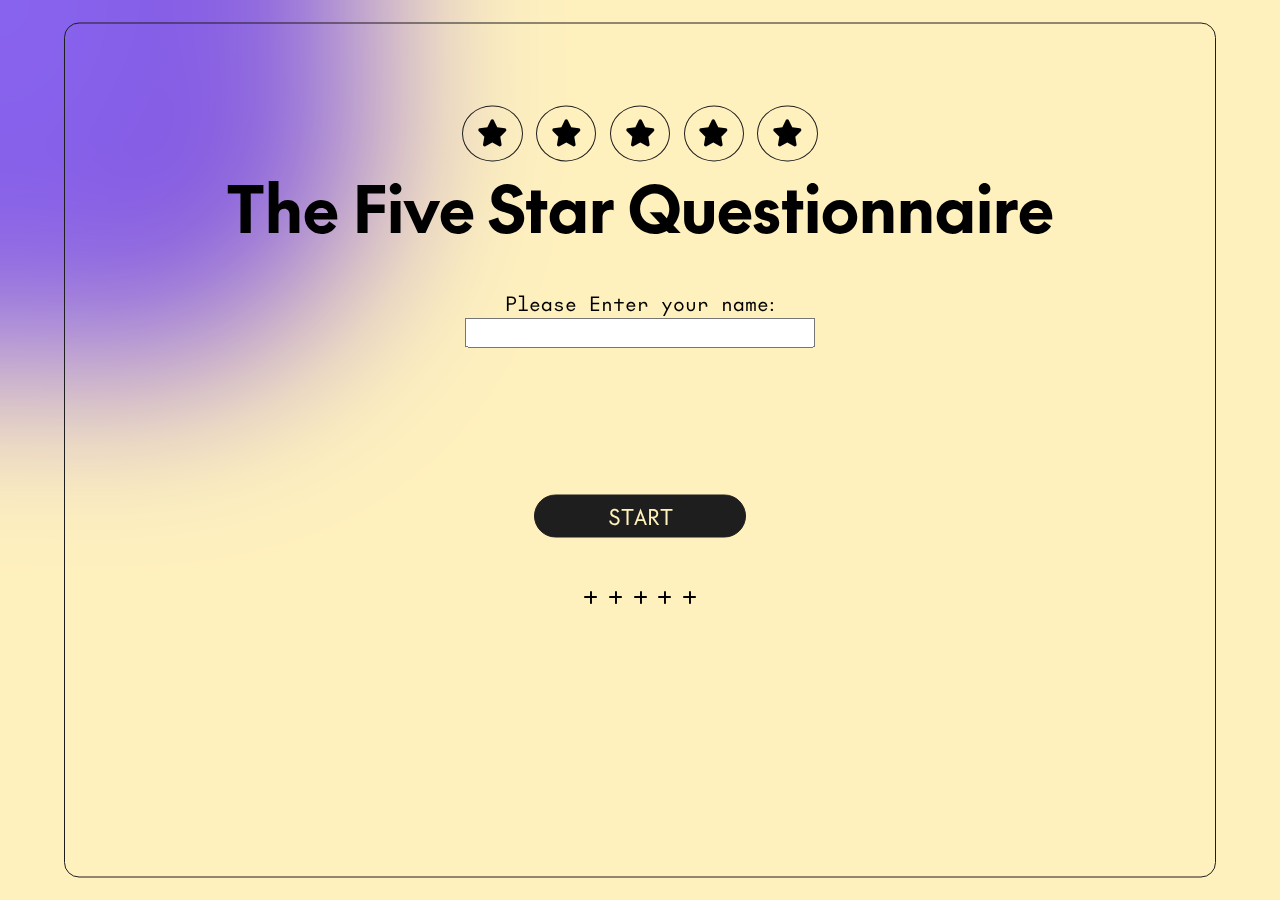
<file: index.html>
<!DOCTYPE html>
<html lang="en">

<head>
    <meta charset="UTF-8">
    <meta name="viewport" content="width=device-width, initial-scale=1.0">
    <title>Questionnaire</title>
    <link rel="stylesheet" href="./css/style.css">
    <link rel="stylesheet" href="fontawesome/css/all.css">
</head>

<body>
    <div class="container">

        <div class="content">
            <div class="stars">
                <i class="fa-solid fa-star"></i>
                <i class="fa-solid fa-star"></i>
                <i class="fa-solid fa-star"></i>
                <i class="fa-solid fa-star"></i>
                <i class="fa-solid fa-star"></i>
            </div>
            <H1>The Five Star Questionnaire</H1>
            <form id="form">
                <label id="name">Please Enter your name: </label><br>
                <input type="text" name="name" id="user" required><br>

                <button type="submit">start</button>
            </form>
            <div class="nav-options">
            </div>
            <div class="icons">

                <div class="plus">
                    <i class="fa-solid fa-plus"></i>
                </div>
                <div class="plus">
                    <i class="fa-solid fa-plus"></i>
                </div>
                <div class="plus">
                    <i class="fa-solid fa-plus"></i>
                </div>
                <div class="plus">
                    <i class="fa-solid fa-plus"></i>
                </div>
                <div class="plus">
                    <i class="fa-solid fa-plus"></i>
                </div>
            </div>
        </div>
    </div>
    <div class="glassy-overlay"></div>
    <canvas></canvas>
    <script src="./javascript/script.js"></script>
</body>

</html>
</file>
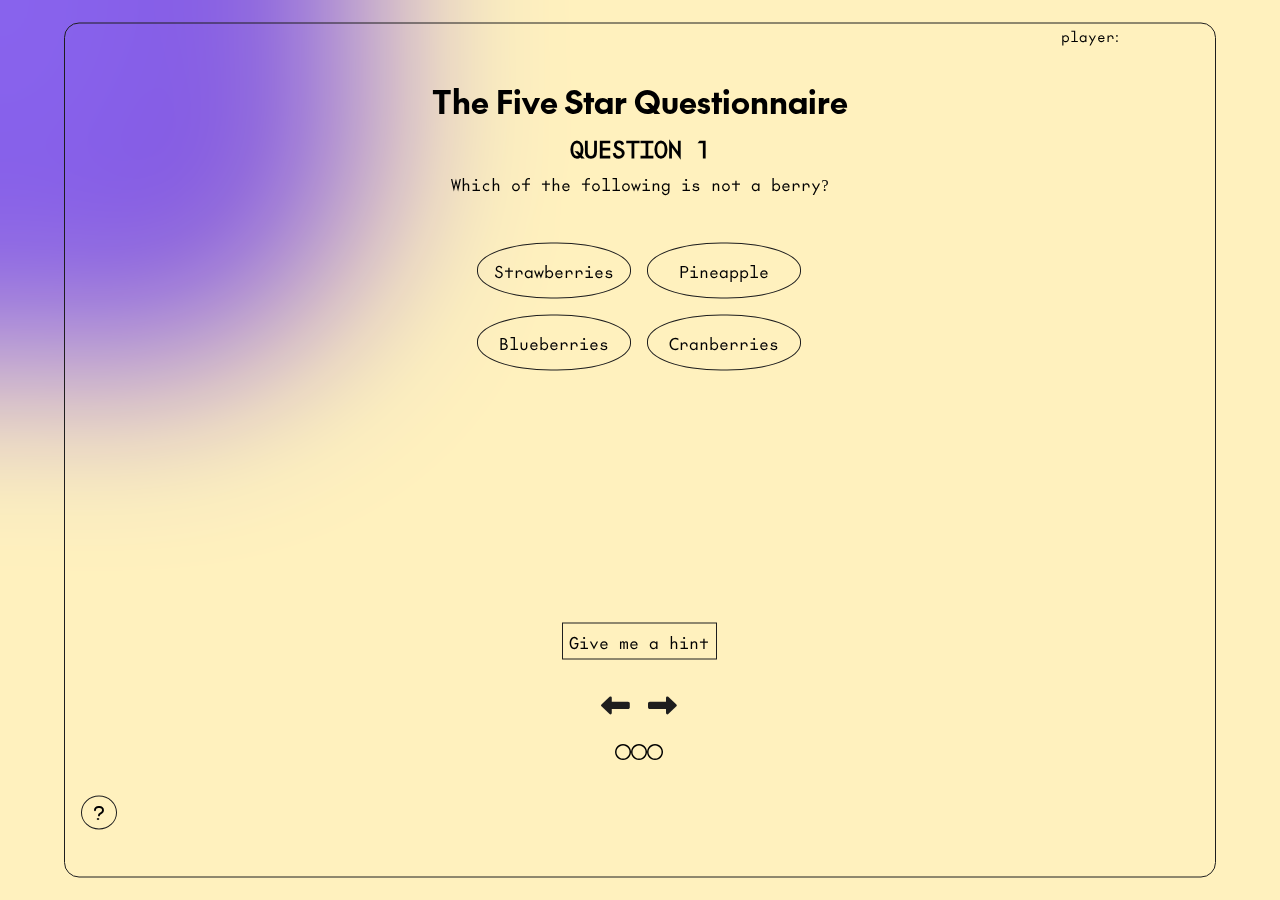
<file: question1.html>
<!DOCTYPE html>
<html lang="en">

<head>
    <meta charset="UTF-8">
    <meta name="viewport" content="width=device-width, initial-scale=1.0">
    <title>Questionnaire</title>
    <link rel="stylesheet" href="./css/question1.css">
    <link rel="stylesheet" href="fontawesome/css/all.css">

</head>

<body>
    <div class="container">

        <div class="content">
            <div class="clue">
                <div class="cluet">You Lose a point everytime you use a hint</div>
                <i class="fa-solid fa-question"></i>

            </div>
            <div class="spnz">
                <span id="player">player: <span id="player-name"></span> </span>

            </div>
            <H1>The Five Star Questionnaire</H1>
            <h3>QUESTION 1</h3>
            <P> Which of the following is not a berry?</P>
            <section class="questions">

                <div class="options">
                    <div class="box">
                        <div class="option1">Strawberries</div>
                        <div class="option2">Pineapple</div>
                        <div class="option3">Blueberries</div>
                        <div class="option4">Cranberries</div>
                    </div>
                </div>
            </section>

            <section class="functions">
                <div class="fbox">
                    <div class="nav-options">
                        <div class="hint">dip me in chocolate when valentines comes.</div>
                        <div class="answer">Give me a hint</div>
                        <div class="arrows">
                            <a href="index.html">
                                <i class="fa-solid fa-left-long"></i>
                            </a>
                            <a href="">
                                <i class="fa-solid fa-right-long"></i>
                            </a>
                        </div>
                    </div>
                    <div class="circles">
                        <div class="dot1">
                            <i class="fa-regular fa-circle"></i>
                        </div>
                        <div class="dot">
                            <i class="fa-regular fa-circle"></i>
                        </div>
                        <div class="dot2">
                            <i class="fa-regular fa-circle"></i>
                        </div>
                    </div>
                </div>
            </section>
        </div>
    </div>
    <div class="glassy-overlay"></div>
    <canvas></canvas>
    <script src="./javascript/question1.js"></script>

</body>

</html>
</file>
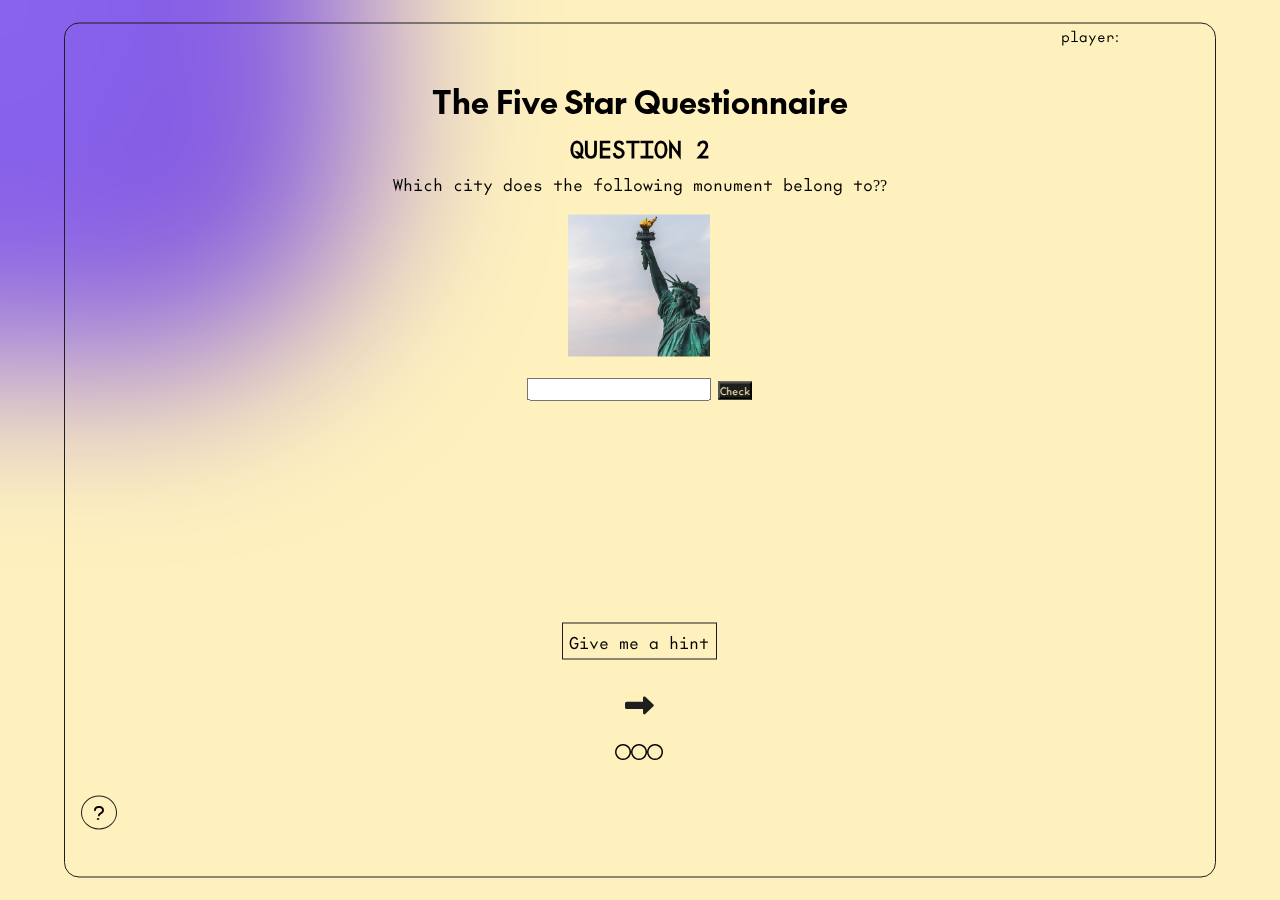
<file: question2.html>
<!DOCTYPE html>
<html lang="en">

<head>
    <meta charset="UTF-8">
    <meta name="viewport" content="width=device-width, initial-scale=1.0">
    <title>Questionnaire</title>
    <link rel="stylesheet" href="./css/question2.css">
    <link rel="stylesheet" href="fontawesome/css/all.css">

</head>

<body>
    <div class="container">

        <div class="content">
            <div class="clue">
                <div class="cluet">You Lose a point everytime you use a hint</div>
                <i class="fa-solid fa-question"></i>

            </div>
            <div class="spnz">
                <span id="player">player: <span id="player-name"></span> </span>

            </div>
            <H1>The Five Star Questionnaire</H1>
            <h3>QUESTION 2</h3>
            <P> Which city does the following monument belong to??</P>
            <section class="questions">

                <div class="options">
                    <div class="box">
                      <img id="liberty" src="images/statue of liberty.jpg" alt="">
                      <form id="cform">
                        <input type="text" id="city" required><button id="checker" type="button"> Check</button>
                      </form>
                    </div>
                </div>
            </section>

            <section class="functions">
                <div class="fbox">
                    <div class="nav-options">
                        <div class="hint">they call me the big apple.</div>
                        <div class="answer">Give me a hint</div>
                        <div class="arrows">
                          
                            <a href="">
                                <i class="fa-solid fa-right-long"></i>
                            </a>
                        </div>
                    </div>
                    <div class="circles">
                        <div class="dot1">
                            <i class="fa-regular fa-circle"></i>
                        </div>
                        <div class="dot">
                            <i class="fa-regular fa-circle"></i>
                        </div>
                        <div class="dot2">
                            <i class="fa-regular fa-circle"></i>
                        </div>
                    </div>
                </div>
            </section>
        </div>
    </div>
    <div class="glassy-overlay"></div>
    <canvas></canvas>
    <script src="./javascript/question2.js"></script>

</body>

</html>
</file>
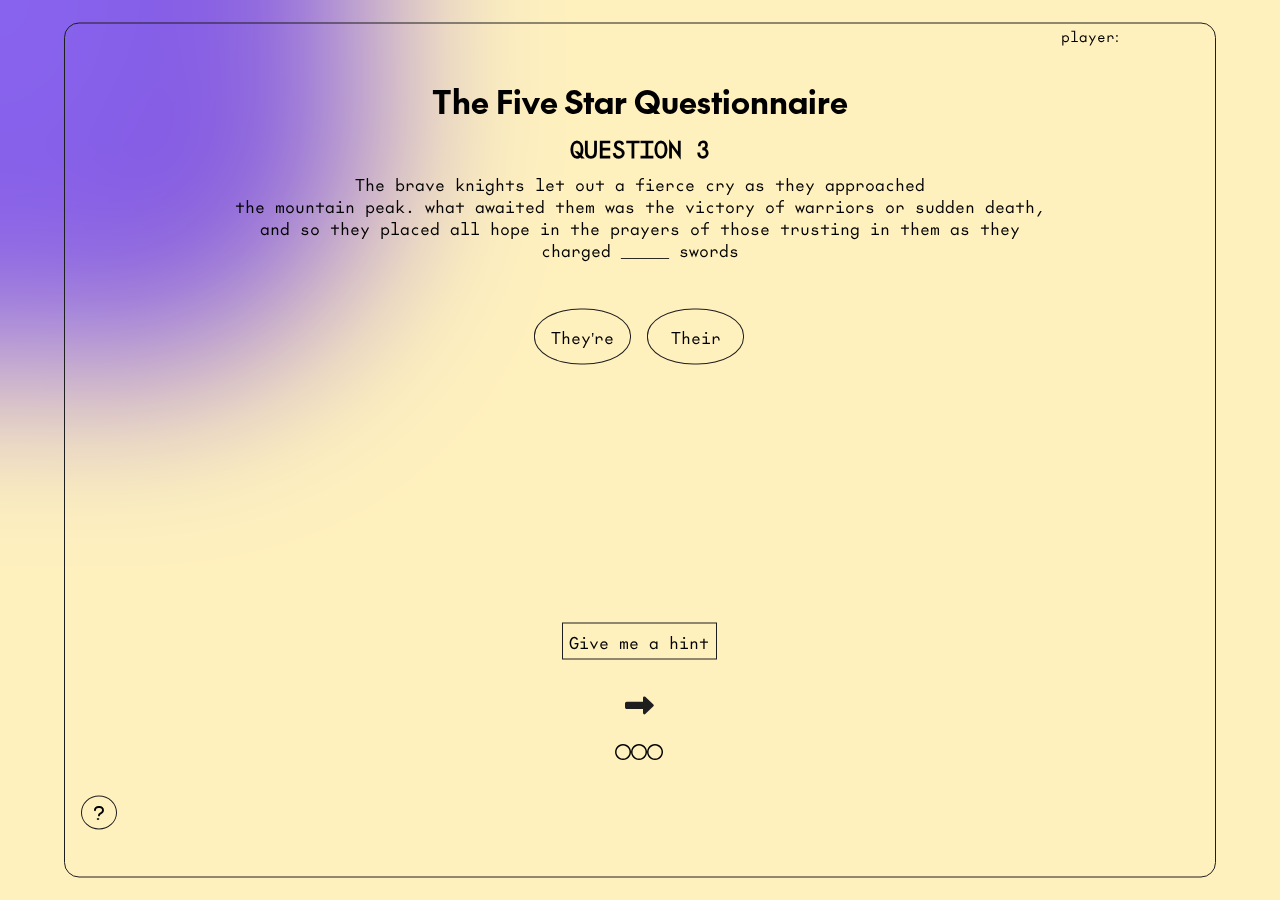
<file: question3.html>
<!DOCTYPE html>
<html lang="en">

<head>
    <meta charset="UTF-8">
    <meta name="viewport" content="width=device-width, initial-scale=1.0">
    <title>Questionnaire</title>
    <link rel="stylesheet" href="./css/question3.css">
    <link rel="stylesheet" href="fontawesome/css/all.css">

</head>

<body>
    <div class="container">

        <div class="content">
            <div class="clue">
                <div class="cluet">You Lose a point everytime you use a hint</div>
                <i class="fa-solid fa-question"></i>

            </div>
            <div class="spnz">
                <span id="player">player: <span id="player-name"></span> </span>

            </div>
            <H1>The Five Star Questionnaire</H1>
            <h3>QUESTION 3</h3>
            <P> The brave knights let out a fierce cry as they approached<br>
                the mountain peak. what awaited them was the victory of warriors or sudden death,<br>
                and so they placed all hope in the prayers of those trusting in them as they<br>
                charged ______ swords</P>
            <section class="questions">

                <div class="options">
                    <div class="box">
                        <div class="option1">They're</div>
                        <div class="option2">Their</div>                      
                    </div>
                </div>
            </section>

            <section class="functions">
                <div class="fbox">
                    <div class="nav-options">
                        <div class="hint">they're hiding from the warriors by the riverbank.</div>
                        <div class="answer">Give me a hint</div>
                        <div class="arrows">
                            <a href="">
                                <i class="fa-solid fa-right-long"></i>
                            </a>
                        </div>
                    </div>
                    <div class="circles">
                        <div class="dot1">
                            <i class="fa-regular fa-circle"></i>
                        </div>
                        <div class="dot">
                            <i class="fa-regular fa-circle"></i>
                        </div>
                        <div class="dot2">
                            <i class="fa-regular fa-circle"></i>
                        </div>
                    </div>
                </div>
            </section>
        </div>
    </div>
    <div class="glassy-overlay"></div>
    <canvas></canvas>
    <script src="./javascript/question3.js"></script>

</body>

</html>
</file>
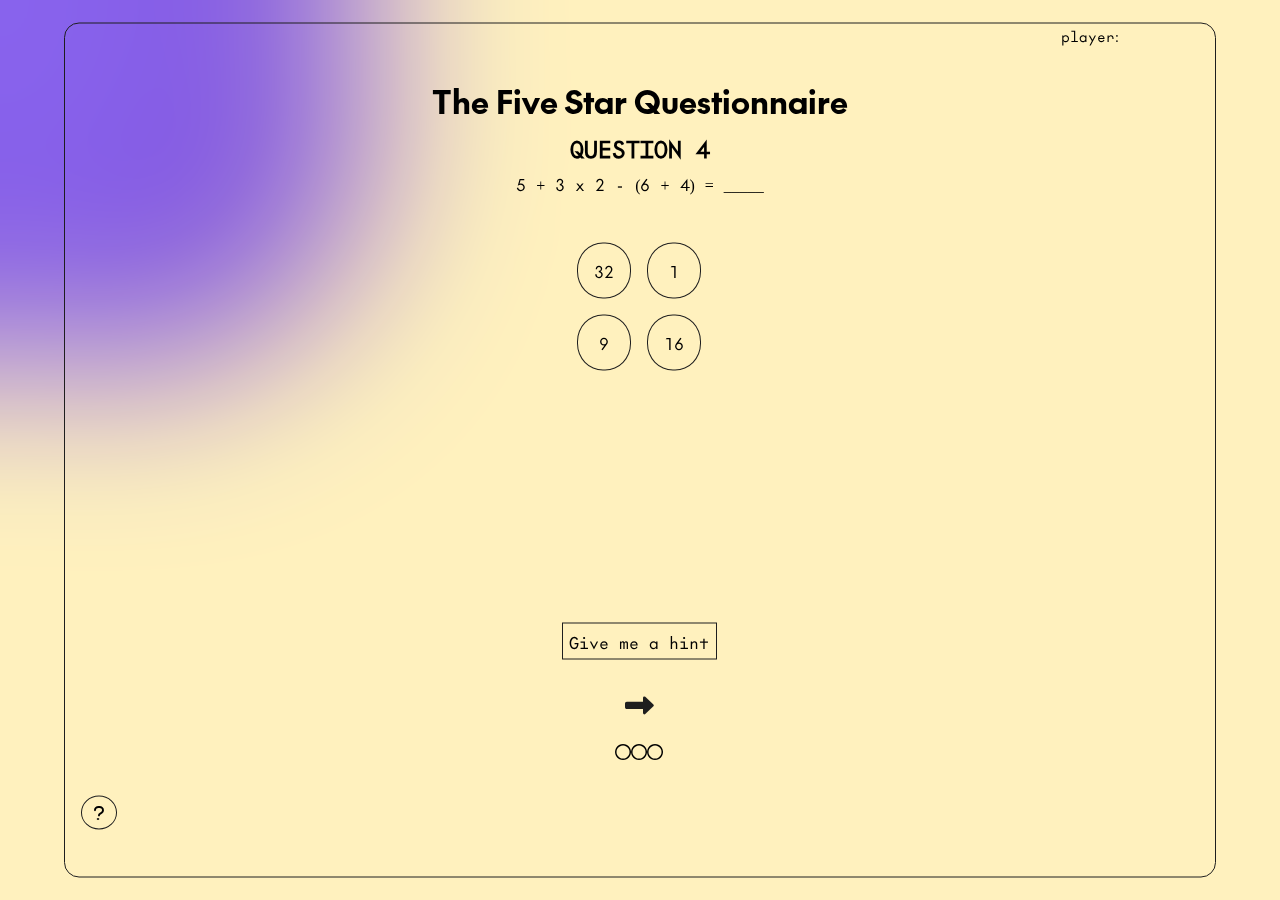
<file: question4.html>
<!DOCTYPE html>
<html lang="en">

<head>
    <meta charset="UTF-8">
    <meta name="viewport" content="width=device-width, initial-scale=1.0">
    <title>Questionnaire</title>
    <link rel="stylesheet" href="./css/question4.css">
    <link rel="stylesheet" href="fontawesome/css/all.css">

</head>

<body>
    <div class="container">

        <div class="content">
            <div class="clue">
                <div class="cluet">You Lose a point everytime you use a hint</div>
                <i class="fa-solid fa-question"></i>

            </div>
            <div class="spnz">
                <span id="player">player: <span id="player-name"></span> </span>

            </div>
            <H1>The Five Star Questionnaire</H1>
            <h3>QUESTION 4</h3>
            <P> 5 + 3 x 2 - (6 + 4) = _____</P>
            <section class="questions">

                <div class="options">
                    <div class="box">
                        <div class="option1">32</div>
                        <div class="option2">1</div>
                        <div class="option3">9</div>
                        <div class="option4">16</div>
                    </div>
                </div>
            </section>

            <section class="functions">
                <div class="fbox">
                    <div class="nav-options">
                        <div class="hint">i wonder if a cat can solve this.</div>
                        <div class="answer">Give me a hint</div>
                        <div class="arrows">                          
                            <a href="">
                                <i class="fa-solid fa-right-long"></i>
                            </a>
                        </div>
                    </div>
                    <div class="circles">
                        <div class="dot1">
                            <i class="fa-regular fa-circle"></i>
                        </div>
                        <div class="dot">
                            <i class="fa-regular fa-circle"></i>
                        </div>
                        <div class="dot2">
                            <i class="fa-regular fa-circle"></i>
                        </div>
                    </div>
                </div>
            </section>
        </div>
    </div>
    <div class="glassy-overlay"></div>
    <canvas></canvas>
    <script src="./javascript/question4.js"></script>

</body>

</html>
</file>
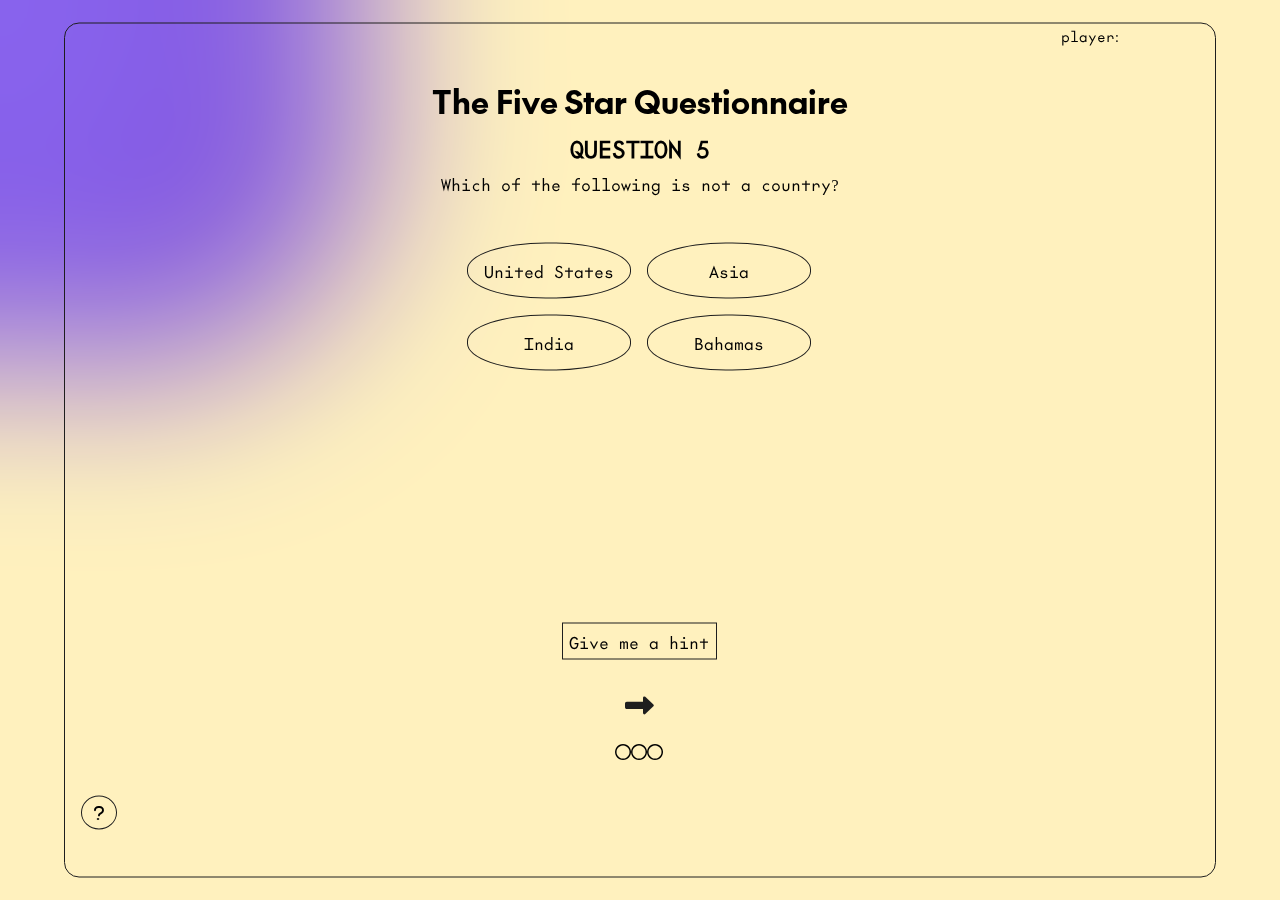
<file: question5.html>
<!DOCTYPE html>
<html lang="en">

<head>
    <meta charset="UTF-8">
    <meta name="viewport" content="width=device-width, initial-scale=1.0">
    <title>Questionnaire</title>
    <link rel="stylesheet" href="./css/question5.css">
    <link rel="stylesheet" href="fontawesome/css/all.css">

</head>

<body>
    <div class="container">

        <div class="content">
            <div class="clue">
                <div class="cluet">You Lose a point everytime you use a hint</div>
                <i class="fa-solid fa-question"></i>

            </div>
            <div class="spnz">
                <span id="player">player: <span id="player-name"></span> </span>

            </div>
            <H1>The Five Star Questionnaire</H1>
            <h3>QUESTION 5</h3>
            <P> Which of the following is not a country?</P>
            <section class="questions">

                <div class="options">
                    <div class="box">
                        <div class="option1">United States</div>
                        <div class="option2">Asia</div>
                        <div class="option3">India</div>
                        <div class="option4">Bahamas</div>
                    </div>
                </div>
            </section>

            <section class="functions">
                <div class="fbox">
                    <div class="nav-options">
                        <div class="hint">apparently superman is autistic.</div>
                        <div class="answer">Give me a hint</div>
                        <div class="arrows">                          
                            <a href="">
                                <i class="fa-solid fa-right-long"></i>
                            </a>
                        </div>
                    </div>
                    <div class="circles">
                        <div class="dot1">
                            <i class="fa-regular fa-circle"></i>
                        </div>
                        <div class="dot">
                            <i class="fa-regular fa-circle"></i>
                        </div>
                        <div class="dot2">
                            <i class="fa-regular fa-circle"></i>
                        </div>
                    </div>
                </div>
            </section>
        </div>
    </div>
    <div class="glassy-overlay"></div>
    <canvas></canvas>
    <script src="./javascript/question5.js"></script>

</body>

</html>
</file>
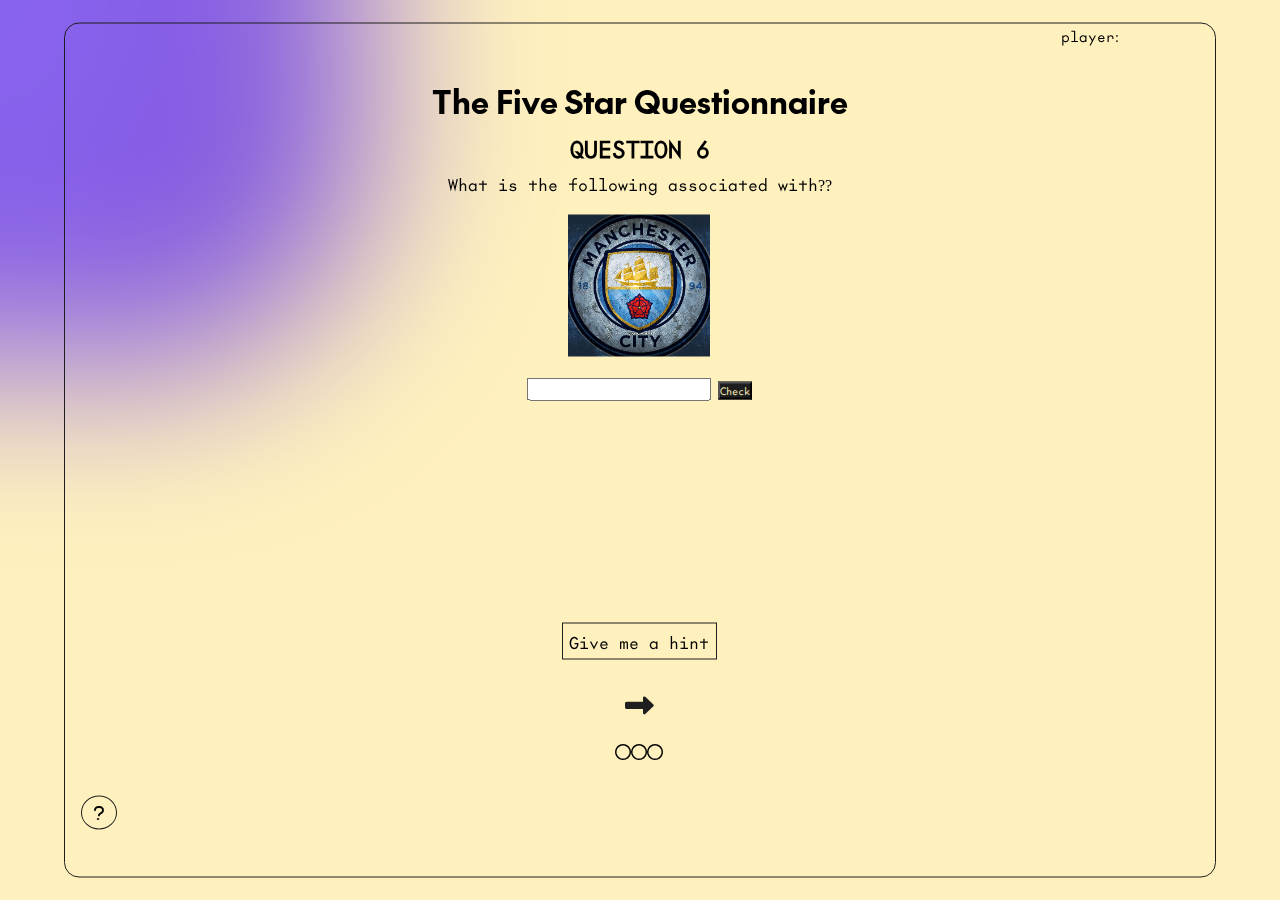
<file: question6.html>
<!DOCTYPE html>
<html lang="en">

<head>
    <meta charset="UTF-8">
    <meta name="viewport" content="width=device-width, initial-scale=1.0">
    <title>Questionnaire</title>
    <link rel="stylesheet" href="./css/question6.css">
    <link rel="stylesheet" href="fontawesome/css/all.css">

</head>

<body>
    <div class="container">

        <div class="content">
            <div class="clue">
                <div class="cluet">You Lose a point everytime you use a hint</div>
                <i class="fa-solid fa-question"></i>

            </div>
            <div class="spnz">
                <span id="player">player: <span id="player-name"></span> </span>

            </div>
            <H1>The Five Star Questionnaire</H1>
            <h3>QUESTION 6</h3>
            <P> What is the following associated with??</P>
            <section class="questions">

                <div class="options">
                    <div class="box">
                      <img id="liberty" src="images/man city.jpg" alt="">
                      <form id="cform">
                        <input type="text" id="city" required><button id="checker" type="button"> Check</button>
                      </form>
                    </div>
                </div>
            </section>

            <section class="functions">
                <div class="fbox">
                    <div class="nav-options">
                        <div class="hint">why do snakes move that way.</div>
                        <div class="answer">Give me a hint</div>
                        <div class="arrows">                         
                            <a href="">
                                <i class="fa-solid fa-right-long"></i>
                            </a>
                        </div>
                    </div>
                    <div class="circles">
                        <div class="dot1">
                            <i class="fa-regular fa-circle"></i>
                        </div>
                        <div class="dot">
                            <i class="fa-regular fa-circle"></i>
                        </div>
                        <div class="dot2">
                            <i class="fa-regular fa-circle"></i>
                        </div>
                    </div>
                </div>
            </section>
        </div>
    </div>
    <div class="glassy-overlay"></div>
    <canvas></canvas>
    <script src="./javascript/question6.js"></script>

</body>

</html>
</file>
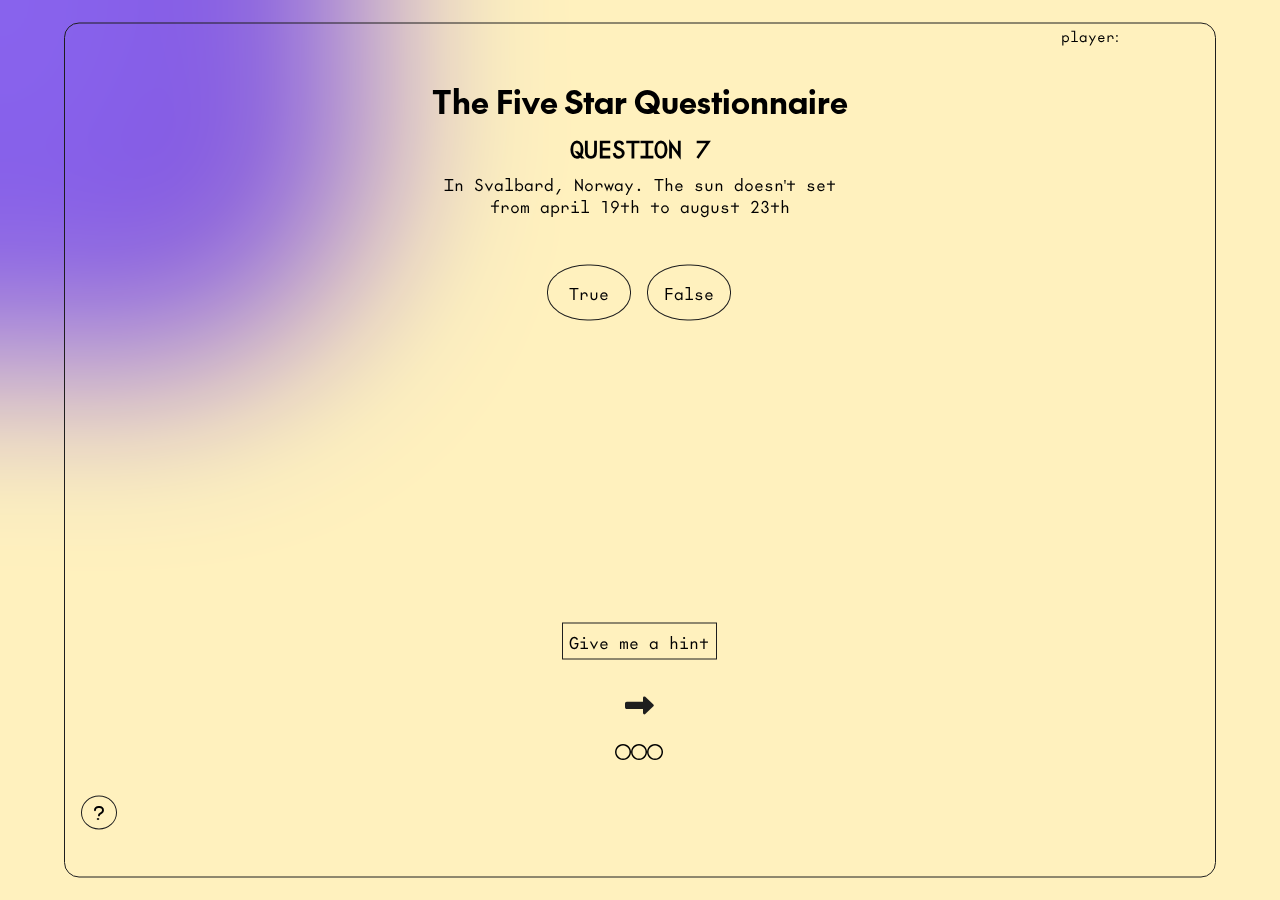
<file: question7.html>
<!DOCTYPE html>
<html lang="en">

<head>
    <meta charset="UTF-8">
    <meta name="viewport" content="width=device-width, initial-scale=1.0">
    <title>Questionnaire</title>
    <link rel="stylesheet" href="./css/question7.css">
    <link rel="stylesheet" href="fontawesome/css/all.css">

</head>

<body>
    <div class="container">

        <div class="content">
            <div class="clue">
                <div class="cluet">You Lose a point everytime you use a hint</div>
                <i class="fa-solid fa-question"></i>

            </div>
            <div class="spnz">
                <span id="player">player: <span id="player-name"></span> </span>

            </div>
            <H1>The Five Star Questionnaire</H1>
            <h3>QUESTION 7</h3>
            <P> In Svalbard, Norway. The sun doesn't set<br>
                from april 19th to august 23th <br>
               
            <section class="questions">

                <div class="options">
                    <div class="box">
                        <div class="option1">True</div>
                        <div class="option2">False</div>                      
                    </div>
                </div>
            </section>

            <section class="functions">
                <div class="fbox">
                    <div class="nav-options">
                        <div class="hint">the rain unravels everything.</div>
                        <div class="answer">Give me a hint</div>
                        <div class="arrows">                           
                            <a href="">
                                <i class="fa-solid fa-right-long"></i>
                            </a>
                        </div>
                    </div>
                    <div class="circles">
                        <div class="dot1">
                            <i class="fa-regular fa-circle"></i>
                        </div>
                        <div class="dot">
                            <i class="fa-regular fa-circle"></i>
                        </div>
                        <div class="dot2">
                            <i class="fa-regular fa-circle"></i>
                        </div>
                    </div>
                </div>
            </section>
        </div>
    </div>
    <div class="glassy-overlay"></div>
    <canvas></canvas>
    <script src="./javascript/question7.js"></script>

</body>

</html>
</file>
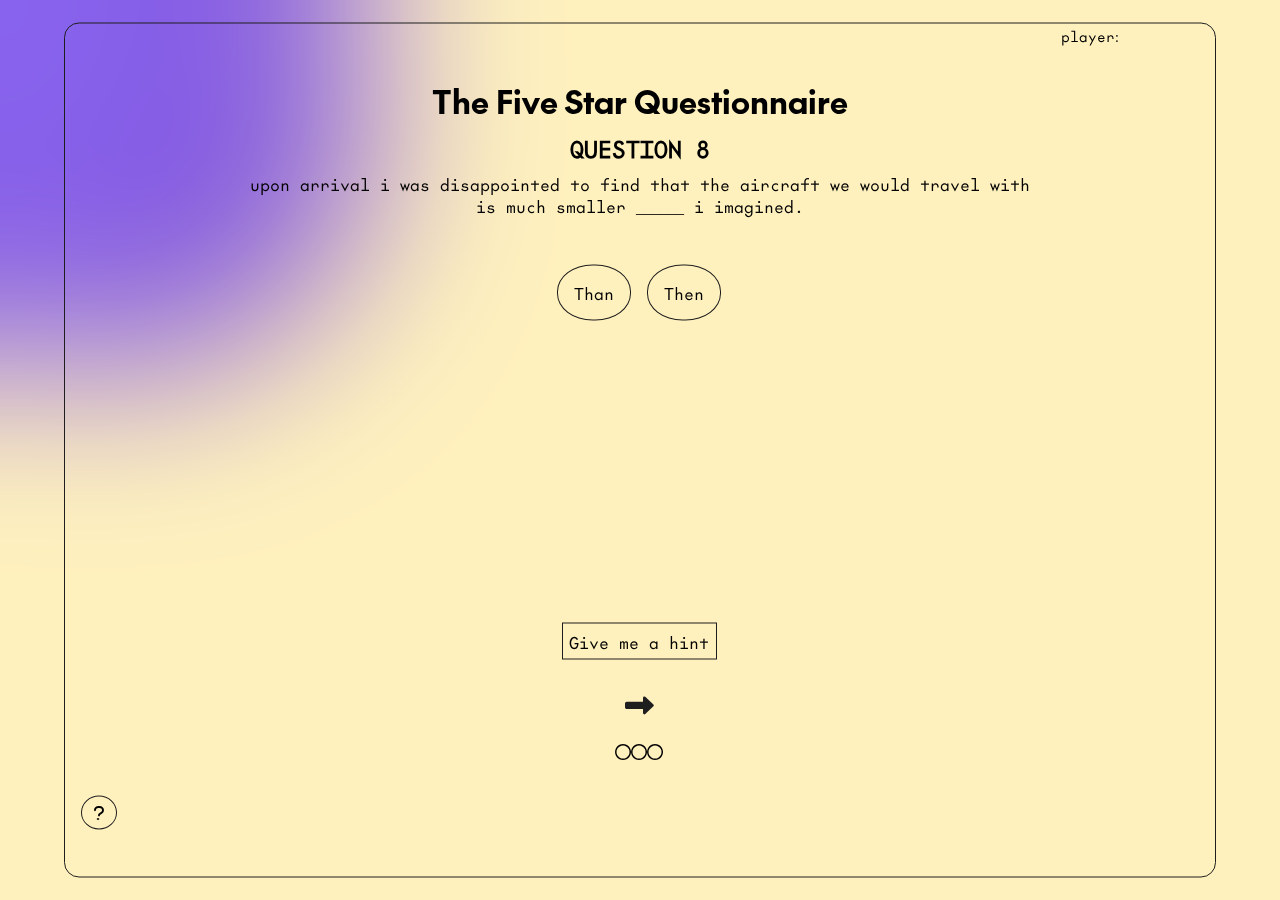
<file: question8.html>
<!DOCTYPE html>
<html lang="en">

<head>
    <meta charset="UTF-8">
    <meta name="viewport" content="width=device-width, initial-scale=1.0">
    <title>Questionnaire</title>
    <link rel="stylesheet" href="./css/question8.css">
    <link rel="stylesheet" href="fontawesome/css/all.css">

</head>

<body>
    <div class="container">

        <div class="content">
            <div class="clue">
                <div class="cluet">You Lose a point everytime you use a hint</div>
                <i class="fa-solid fa-question"></i>

            </div>
            <div class="spnz">
                <span id="player">player: <span id="player-name"></span> </span>

            </div>
            <H1>The Five Star Questionnaire</H1>
            <h3>QUESTION 8</h3>
            <P> upon arrival i was disappointed to find that the aircraft we would travel with<br>
                is much smaller ______ i imagined.</P>
            <section class="questions">

                <div class="options">
                    <div class="box">
                        <div class="option1">Than</div>
                        <div class="option2">Then</div>                      
                    </div>
                </div>
            </section>

            <section class="functions">
                <div class="fbox">
                    <div class="nav-options">
                        <div class="hint">it feels as if time moved slower back then</div>
                        <div class="answer">Give me a hint</div>
                        <div class="arrows">                          
                            <a href="">
                                <i class="fa-solid fa-right-long"></i>
                            </a>
                        </div>
                    </div>
                    <div class="circles">
                        <div class="dot1">
                            <i class="fa-regular fa-circle"></i>
                        </div>
                        <div class="dot">
                            <i class="fa-regular fa-circle"></i>
                        </div>
                        <div class="dot2">
                            <i class="fa-regular fa-circle"></i>
                        </div>
                    </div>
                </div>
            </section>
        </div>
    </div>
    <div class="glassy-overlay"></div>
    <canvas></canvas>
    <script src="./javascript/question8.js"></script>

</body>

</html>
</file>
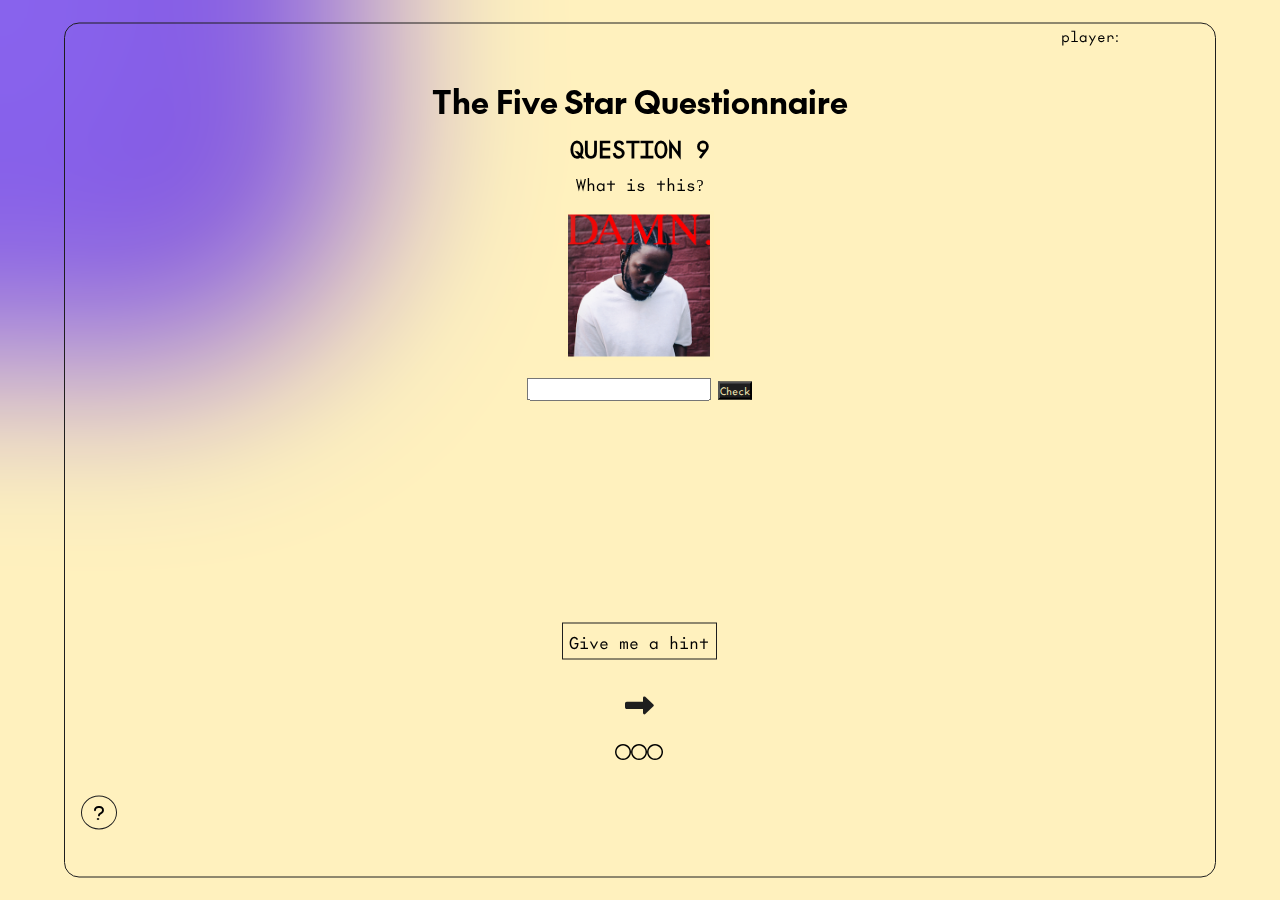
<file: question9.html>
<!DOCTYPE html>
<html lang="en">

<head>
    <meta charset="UTF-8">
    <meta name="viewport" content="width=device-width, initial-scale=1.0">
    <title>Questionnaire</title>
    <link rel="stylesheet" href="./css/question9.css">
    <link rel="stylesheet" href="fontawesome/css/all.css">

</head>

<body>
    <div class="container">

        <div class="content">
            <div class="clue">
                <div class="cluet">You Lose a point everytime you use a hint</div>
                <i class="fa-solid fa-question"></i>

            </div>
            <div class="spnz">
                <span id="player">player: <span id="player-name"></span> </span>

            </div>
            <H1>The Five Star Questionnaire</H1>
            <h3>QUESTION 9</h3>
            <P> What is this?</P>
            <section class="questions">

                <div class="options">
                    <div class="box">
                      <img id="liberty" src="images/Damn.png" alt="">
                      <form id="cform">
                        <input type="text" id="city" required><button id="checker" type="button"> Check</button>
                      </form>
                    </div>
                </div>
            </section>

            <section class="functions">
                <div class="fbox">
                    <div class="nav-options">
                        <div class="hint">perfeccion</div>
                        <div class="answer">Give me a hint</div>
                        <div class="arrows">                           
                            <a href="">
                                <i class="fa-solid fa-right-long"></i>
                            </a>
                        </div>
                    </div>
                    <div class="circles">
                        <div class="dot1">
                            <i class="fa-regular fa-circle"></i>
                        </div>
                        <div class="dot">
                            <i class="fa-regular fa-circle"></i>
                        </div>
                        <div class="dot2">
                            <i class="fa-regular fa-circle"></i>
                        </div>
                    </div>
                </div>
            </section>
        </div>
    </div>
    <div class="glassy-overlay"></div>
    <canvas></canvas>
    <script src="./javascript/question9.js"></script>

</body>

</html>
</file>
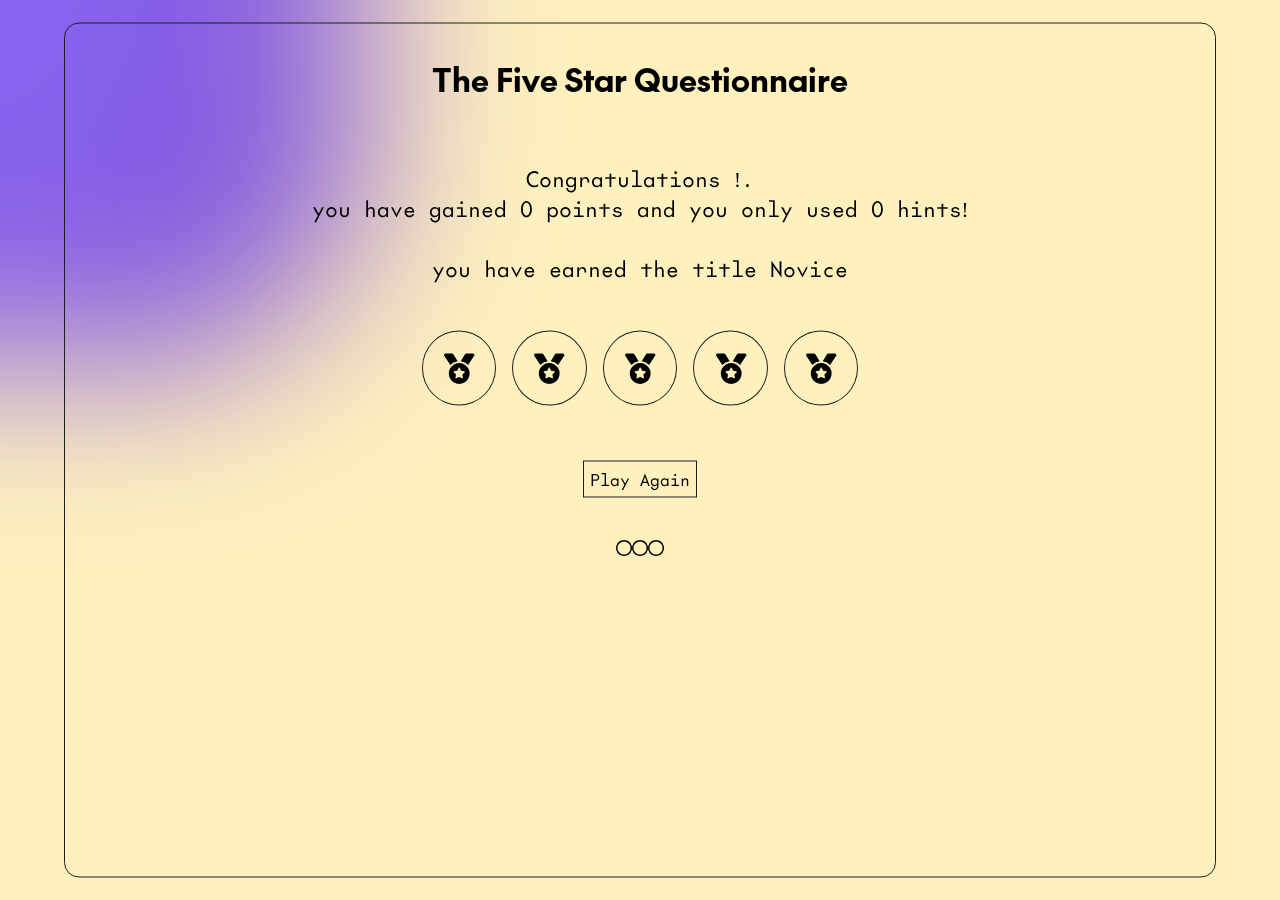
<file: scorepage.html>
<!DOCTYPE html>
<html lang="en">

<head>
    <meta charset="UTF-8">
    <meta name="viewport" content="width=device-width, initial-scale=1.0">
    <title>Questionnaire</title>
    <link rel="stylesheet" href="./css/score.css">
    <link rel="stylesheet" href="fontawesome/css/all.css">
  
</head>

<body>
    <div class="container">

        <div class="content">
          
            <H1>The Five Star Questionnaire</H1>
           
            <P class="message"> Congratulations <span id="player-name"></span>!.
                <br>you have gained <span id="player-score"></span> points and you only used <span id="player-hints"></span> hints!<br><br>
            you have earned the title <span id="winner-title"></span> </P>
            <div class="options">
                <div class="box">
                    <i class="fa-solid fa-medal ani1"></i>
                    <i class="fa-solid fa-medal ani2"></i>
                    <i class="fa-solid fa-medal ani1"></i>
                    <i class="fa-solid fa-medal ani2"></i>
                    <i class="fa-solid fa-medal ani1"></i>
                </div>
            </div>
            <div class="nav-options">
               
                <div class="answer">Play Again</div>              
            </div>
            <div class="circles">
                <div class="dot1">
                    <i class="fa-regular fa-circle"></i>
                </div>
                <div class="dot">
                    <i class="fa-regular fa-circle"></i>
                </div>
                <div class="dot2">
                    <i class="fa-regular fa-circle"></i>
                </div>
            </div>
        </div>
    </div>
    <div class="glassy-overlay"></div>
    <canvas></canvas>
    <script src="./javascript/scoreboard.js"></script>
   
</body>

</html>
</file>
<file: css/style.css>
@font-face {
    font-family: coco;
    src: url(TestTheFuture-Bold-BF664581770dc3e.otf);
}

@font-face {
    font-family: coco2;
    src: url(TestTheFutureMono-Regular-BF664581770acd7.otf);
}

* {
    margin: 0;
    padding: 0;
    box-sizing: border-box;
    font-family: coco2;
}

body {
    background-color: rgb(255, 241, 187);
    height: 100vh;
    width: 100%;
}

.container {
    z-index: 3;
    position: absolute;
    top: 50%;
    left: 50%;
    transform: translate(-50%, -50%);

}

.content {
    height: 95vh;
    width: 90vw;
    margin: 1em;
    border: 1px solid #1e1e1e;
    border-radius: 15px;

}

/*--------------------------Hero Section------------------------------*/
h1 {
    font-family: coco;
    text-align: center;
    font-size: 4em;
}

.content p {
    text-align: center;
}

.stars {
    display: flex;
    justify-content: center;
    margin-top: 3em;
    font-size: 1.7em;
    gap: 0.5em;

}

.fa-star {
    padding: 0.5em;
    border: 1px solid #1e1e1e;
    border-radius: 50%;
    animation: flash 5s infinite ease
}

/*------------------------options section------------------------------*/

form {
    margin-top: 2em;
    text-align: center;
    font-size: 1.2em;
}

form input {
    width: 350px;
    height: 2.2em;
    text-transform: capitalize;
    text-align: center;
}

.nav-options {

    display: flex;
    flex-direction: column;
    align-items: center;
    cursor: pointer;
}

form button {
    margin-top: 7em;
    color: rgb(255, 241, 187);
    width: 10em;
    height: 2em;
    border-radius: 25px;
    background-color: #1e1e1e;
    border: 1px solid #1e1e1e;

    font-size: 1.1em;
    cursor: pointer;
    text-decoration: none;
    text-transform: uppercase;

}

.icons {
    display: flex;
    justify-content: center;
    margin-top: 3em;
    gap: 0.6em;

}

.plus {
    animation: spinner 5s infinite ease;
}

/*---------------------------------Blur background--------------------------------*/
canvas {
    height: 500px;
    width: 500px;
    margin-top: -8em;
    margin-left: -8em;
    background: linear-gradient(300deg, #fe4124, #6520a1, #8969fe);
    border-radius: 50%;
    animation: grady 8s linear infinite;
    background-size: 400% 400%;
}

.glassy-overlay {
    position: fixed;
    top: 0;
    left: 0;
    width: 100%;
    height: 100%;
    background: rgba(255, 255, 255, 0.05);
    backdrop-filter: blur(90px);
    pointer-events: none;
}

/* ---------------------------------animations------------------------------------------ */
@keyframes grady {
    0% {
        background-position: 0% 50%;
    }

    50% {
        background-position: 100% 50%;
    }

    100% {
        background-position: 0% 50%;
    }
}

@keyframes spinner {
    from {
        transform: rotate(0deg);
    }

    to {
        transform: rotate(360deg);
    }
}

@keyframes flash {
    0% {
        background-color: none;
        color: #1e1e1e;
    }

    50% {
        background-color: #1e1e1e;
        color: rgb(255, 241, 187);

    }

    100% {
        background-color: none;
        color: #1e1e1e;
    }
}

/*-----------------------------------MEDIA QUERIES------------------------------------*/


@media(max-width: 480px) {
    h1 {
        font-size: 2.7em;
    }

    .stars {
        margin-top: 60%;
        font-size: 1em;
    }

    form {
        font-size: 0.8em;
    }

    form button {
        margin-top: 11em;
    }

    form input {
        width: 260px;
        height: 2.2em;
        text-transform: capitalize;
        text-align: center;
    }

    .icons {

        font-size: 0.9em;
    }
}

@media(max-width: 380px) {
    h1 {
        font-size: 2.5em;
    }

    .stars {
        margin-top: 45%;
        font-size: 1em;
    }

}


@media (max-height:500px) {
    h1{
        font-size: 1.9em;
    }
    .stars {
        margin-top: 3em;
        padding-top: 2.3em;
        font-size: 1em;
    }
    form {
        font-size: 0.8em;
    }

    form button {
        margin-top: 4em;
    }

    form input {
        width: 260px;
        height: 2.2em;
        text-transform: capitalize;
        text-align: center;
    }
    .icons{
        font-size: 0.7em;
    }
}
@media (max-height:400px) {
    h1{
        font-size: 1.9em;
    }
    .stars {
        margin-top: 1em; 
        font-size: 1em;
    }
    form {
        font-size: 0.8em;
    }

    form button {
        margin-top: 4em;
    }

    form input {
        width: 260px;
        height: 2.2em;
        text-transform: capitalize;
        text-align: center;
    }
    .icons{
        font-size: 0.7em;
    }
}
@media (max-height:360px) {
    .stars{
        margin-top: 0.2em;
    }
    .icons {
        margin-top: 0.8em;
    }

}
</file>
<file: css/question1.css>
@font-face {
    font-family: coco;
    src: url(TestTheFuture-Bold-BF664581770dc3e.otf);
}

@font-face {
    font-family: coco2;
    src: url(TestTheFutureMono-Regular-BF664581770acd7.otf);
}

* {
    margin: 0;
    padding: 0;
    box-sizing: border-box;
    font-family: coco2;
}

body {
    background-color: rgb(255, 241, 187);
    height: 100vh;
    width: 100%;
}

.container {
    z-index: 3;
    position: absolute;
    top: 50%;
    left: 50%;
    transform: translate(-50%, -50%);

}

.spnz {
    margin-right: 6em;
    text-align: end;
}

#player {
    font-size: 14px;
}

#player-name {
    text-transform: capitalize;
}

.circles {
    display: flex;
    justify-content: center;
    margin-top: 1em;

}

.dot1 {
    animation: dot1 4s infinite ease;
}

.dot2 {
    animation: dot2 4s infinite ease;
}

.content {
    height: 95vh;
    width: 90vw;
    margin: 1em;
    border: 1px solid #1e1e1e;
    border-radius: 15px;

}

h1 {
    font-family: coco;
    text-align: center;
    margin-top: 1em;
}

h3 {
    text-align: center;
    margin: 0.4em;
    font-size: 1.4em;
}

.content p {
    text-align: center;
}

/*------------------------options section------------------------------*/
.options {
    margin-top: 3em;
    display: flex;
    justify-content: center;

}

.box {
    display: grid;
    grid-template-columns: repeat(2, 1fr);
    gap: 1em;
    text-align: center;
}

.option1 {
    padding: 1em;
    border: 1px solid #1e1e1e;
    border-radius: 48%;
    cursor: pointer;
}

.option1:hover {
    background-color: #1e1e1e;
    color: rgb(255, 241, 187);
}

.option2 {
    padding: 1em;
    border: 1px solid #1e1e1e;
    border-radius: 48%;
    cursor: pointer;
}

.option2:hover {
    background-color: #1e1e1e;
    color: rgb(255, 241, 187);
}

.option3 {
    padding: 1em;
    border: 1px solid #1e1e1e;
    border-radius: 48%;
    cursor: pointer;
}

.option3:hover {
    background-color: #1e1e1e;
    color: rgb(255, 241, 187);
}

.option4 {
    padding: 1em;
    border: 1px solid #1e1e1e;
    border-radius: 48%;
    cursor: pointer;
}

.option4:hover {
    background-color: #1e1e1e;
    color: rgb(255, 241, 187);
}

.questions {
    position: absolute;
    width: 97%;
}

.functions {
    position: absolute;
    top: 60vh;
    width: 97%;

}

.nav-options {
    margin-top: 2em;
    display: flex;
    flex-direction: column;
    align-items: center;
    cursor: pointer;
}

.hint {
    opacity: 0;
}

.answer {
    flex: 1;
    padding: 0.4em;
    border: 1px solid #1e1e1e;
    margin: 1.4em;
    transition: 1s;
}

.answer:hover {
    background-color: #1e1e1e;
    color: rgb(255, 241, 187);
}

.clue {
    z-index: 10;
    position: absolute;
    bottom: 0;
    margin-bottom: 4em;
    margin-left: 1em;
}

.cluet {
    font-size: 10px;
    background-color: #1e1e1e;
    color: rgb(255, 241, 187);
    padding: 0.5em;
    border-radius: 5px;
    transition: 1s ease;
    opacity: 0;
}

.fa-question {
    padding: 0.5em 0.7em 0.5em 0.7em;
    border: 1px solid #1e1e1e;
    border-radius: 50%;
    cursor: pointer;
    transition: 0.8s ease;
}

.fa-question:hover {
    color: rgb(255, 241, 187);
    background-color: #1e1e1e;
    border: none;
}

.arrows a {
    text-decoration: none;
    color: #1e1e1e;
    font-size: 1.8em;
    cursor: pointer;
}



/*---------------------------------Blur background--------------------------------*/
canvas {
    height: 500px;
    width: 500px;
    margin-top: -8em;
    margin-left: -8em;
    background: linear-gradient(300deg, #fe4124, #6520a1, #8969fe);
    border-radius: 50%;
    animation: grady 8s linear infinite;
    background-size: 400% 400%;
}

.glassy-overlay {
    position: fixed;
    top: 0;
    left: 0;
    width: 100%;
    height: 100%;
    background: rgba(255, 255, 255, 0.05);
    backdrop-filter: blur(90px);
    pointer-events: none;
}

/* ---------------------------------animations------------------------------------------ */
@keyframes grady {
    0% {
        background-position: 0% 50%;
    }

    50% {
        background-position: 100% 50%;
    }

    100% {
        background-position: 0% 50%;
    }
}

@keyframes spinner {
    from {
        transform: rotate(0deg);
    }

    to {
        transform: rotate(360deg);
    }
}

@keyframes apinner {
    from {
        transform: rotate(0deg);
    }

    to {
        transform: rotate(-360deg);
    }
}

@keyframes dot2 {
    0% {
        padding-left: 0;
    }

    50% {
        padding-left: 2em;
    }

    100% {
        padding-left: 0;
    }
}

@keyframes dot1 {
    0% {
        padding-right: 0;
    }

    50% {
        padding-right: 2em;
    }

    100% {
        padding-right: 0;
    }
}

/*-----------------------------------MEDIA QUERIES------------------------------------*/


@media(max-width: 480px) {
    .spnz {
        margin-top: 7.2em;
        margin-right: 0.1em;
        text-align: center;
    }

    h3 {
        font-size: 1em;
    }

    .content p {
        font-size: 14px;
    }

    .options {
        margin-top: 5em;
    }

    .questions {
        position: absolute;
        width: 93%;
    }

    .functions {
        width: 92%;
    }

    .hint {
        font-size: 13px;
    }
}

@media(max-width: 380px) {
    .spnz {
        margin-top: 3em;
        margin-right: 0.1em;
        text-align: center;
    }

    h3 {
        font-size: 1em;
    }

    .content p {
        font-size: 12px;
    }

    .options {
        margin-top: 2.5em;
    }

    .questions {
        position: absolute;
        width: 93%;
    }

    .functions {
        width: 92%;
    }

    .hint {
        font-size: 12px;
    }

    .box {
        font-size: 13px;
    }

    .answer {
        font-size: 13px;
    }
}

@media (max-height:500px) {
    h1 {
        margin-top: 0.2em;
        font-size: 1.4em;
    }

    .spnz {
        margin-top: 3.4em;
        margin-right: 0.1em;
        text-align: center;
        font-size: 0.4em;
    }
    #player {
        font-size: 10px;
    }
    h3 {
        font-size: 1em;
    }

    .content p {
        font-size: 0.7em;
    }

    .options {
        font-size: 0.6em;
    }

    .icons {
        font-size: 0.7em;
    }

    .clue {
        margin-bottom: 6em;
        font-size: 0.7em;
    }

    .cluet {
        font-size: 8px;
    }

    .hint {
        font-size: 0.6em;
        opacity: 0;
    }

    .answer {
        border: 1px solid #1e1e1e;
        margin: 0.6em;
        font-size: 0.7em;
    }

    .nav-options {
        margin-top:1.7em;
    }
    .arrows{
        font-size: 0.8em;
    }
    .circles{
        font-size: 0.7em;
    }
}
@media (max-height:400px) {
    h1 {
        margin-top: 0.2em;
        font-size: 1em;
    }

    .spnz {
        margin-top: 3.4em;
        margin-right: 0.1em;
        text-align: center;
        font-size: 0.2em;
    }

    h3 {
        font-size: 1em;
    }

    .content p {
        font-size: 0.7em;
    }

    .options {
        font-size: 0.6em;
    }

    .icons {
        font-size: 0.7em;
    }

    .clue {
        margin-bottom: 6em;
        font-size: 0.7em;
    }

    .cluet {
        font-size: 8px;
    }

    .hint {
        font-size: 0.6em;
        opacity: 0;
    }

    .answer {
        border: 1px solid #1e1e1e;
        margin: 0.6em;
        font-size: 0.7em;
    }

    .nav-options {
        margin-top:1.4em;
    }
    .arrows{
        font-size: 0.8em;
    }
    .circles{
        font-size: 0.5em;
    }
}
</file>
<file: css/question2.css>
@font-face {
    font-family: coco;
    src: url(TestTheFuture-Bold-BF664581770dc3e.otf);
}

@font-face {
    font-family: coco2;
    src: url(TestTheFutureMono-Regular-BF664581770acd7.otf);
}

* {
    margin: 0;
    padding: 0;
    box-sizing: border-box;
    font-family: coco2;
}

body {
    background-color: rgb(255, 241, 187);
    height: 100vh;
    width: 100%;
}

.container {
    z-index: 3;
    position: absolute;
    top: 50%;
    left: 50%;
    transform: translate(-50%, -50%);

}

.spnz {
    margin-right: 6em;
    text-align: end;
}

#player {
    font-size: 14px;
}

#player-name {
    text-transform: capitalize;
}

.circles {
    display: flex;
    justify-content: center;
    margin-top: 1em;

}

.dot1 {
    animation: dot1 4s infinite ease;
}

.dot2 {
    animation: dot2 4s infinite ease;
}

.content {
    height: 95vh;
    width: 90vw;
    margin: 1em;
    border: 1px solid #1e1e1e;
    border-radius: 15px;

}

h1 {
    font-family: coco;
    text-align: center;
    margin-top: 1em;
}

h3 {
    text-align: center;
    margin: 0.4em;
    font-size: 1.4em;
}

.content p {
    text-align: center;
}

/*------------------------options section------------------------------*/
.options {
    margin-top: 1em;
    display: flex;
    justify-content: center;

}


.box {
    display: flex;
    flex-direction: column;
    align-items: center;
}

.box img {
    width: 150px;
    height: 150px;
    object-fit: cover;
    margin-bottom: 1em;
    border: 4px solid rgb(255, 241, 187);
}
.box button{
    background-color: #1e1e1e;
    color: rgb(255, 241, 187);
    margin-left: 0.7em;
    font-size: 10px;
    cursor: pointer;
}
.box input{
    text-align: center;
}
.questions {
    position: absolute;
    width: 97%;
}

.functions {
    position: absolute;
    top: 60vh;
    width: 97%;

}

.nav-options {
    margin-top: 2em;
    display: flex;
    flex-direction: column;
    align-items: center;
    cursor: pointer;
}

.hint {
    opacity: 0;
}

.answer {
    flex: 1;
    padding: 0.4em;
    border: 1px solid #1e1e1e;
    margin: 1.4em;
    transition: 1s;
}

.answer:hover {
    background-color: #1e1e1e;
    color: rgb(255, 241, 187);
}

.clue {
    z-index: 10;
    position: absolute;
    bottom: 0;
    margin-bottom: 4em;
    margin-left: 1em;
}

.cluet {
    font-size: 10px;
    background-color: #1e1e1e;
    color: rgb(255, 241, 187);
    padding: 0.5em;
    border-radius: 5px;
    transition: 1s ease;
    opacity: 0;
}

.fa-question {
    padding: 0.5em 0.7em 0.5em 0.7em;
    border: 1px solid #1e1e1e;
    border-radius: 50%;
    cursor: pointer;
    transition: 0.8s ease;
}

.fa-question:hover {
    color: rgb(255, 241, 187);
    background-color: #1e1e1e;
    border: none;
}

.arrows a {
    text-decoration: none;
    color: #1e1e1e;
    font-size: 1.8em;
    cursor: pointer;
}



/*---------------------------------Blur background--------------------------------*/
canvas {
    height: 500px;
    width: 500px;
    margin-top: -8em;
    margin-left: -8em;
    background: linear-gradient(300deg, #fe4124, #6520a1, #8969fe);
    border-radius: 50%;
    animation: grady 8s linear infinite;
    background-size: 400% 400%;
}

.glassy-overlay {
    position: fixed;
    top: 0;
    left: 0;
    width: 100%;
    height: 100%;
    background: rgba(255, 255, 255, 0.05);
    backdrop-filter: blur(90px);
    pointer-events: none;
}

/* ---------------------------------animations------------------------------------------ */
@keyframes grady {
    0% {
        background-position: 0% 50%;
    }

    50% {
        background-position: 100% 50%;
    }

    100% {
        background-position: 0% 50%;
    }
}

@keyframes spinner {
    from {
        transform: rotate(0deg);
    }

    to {
        transform: rotate(360deg);
    }
}

@keyframes apinner {
    from {
        transform: rotate(0deg);
    }

    to {
        transform: rotate(-360deg);
    }
}

@keyframes dot2 {
    0% {
        padding-left: 0;
    }

    50% {
        padding-left: 2em;
    }

    100% {
        padding-left: 0;
    }
}

@keyframes dot1 {
    0% {
        padding-right: 0;
    }

    50% {
        padding-right: 2em;
    }

    100% {
        padding-right: 0;
    }
}
/*-----------------------------------MEDIA QUERIES------------------------------------*/


@media(max-width: 480px) {
    .spnz {
        margin-top: 7.2em;
        margin-right: 0.1em;
        text-align: center;
    }

    h3 {
        font-size: 1em;
    }

    .content p {
        font-size: 14px;
    }

    .options {
        margin-top: 0.3em;
    }

    .questions {
        position: absolute;
        width: 93%;
    }

    .functions {
        width: 92%;
    }
    .hint {
        margin-top: 4em;
      font-size: 13px;
    }
    
}
@media(max-width: 380px) {
    .spnz {
        margin-top: 3em;
        margin-right: 0.1em;
        text-align: center;
    }

    h3 {
        font-size: 1em;
    }

    .content p {
        font-size: 10px;
    }

    .options {
        margin-top: 0.2em;
    }

    .questions {
        position: absolute;
        width: 93%;
    }

    .functions {
        width: 92%;
        top: 62vh;
    }
    .hint {
        margin-top: 0;
      font-size: 12px;
    }
    .box{
        font-size: 13px;
    }
    .answer{
        font-size: 13px;
    }
    .box img {
        width: 120px;
        height: 120px;
        object-fit: cover;
        margin-bottom: 1em;
        border: 4px solid rgb(255, 241, 187);
    }
    .nav-options {
        margin-top: 1em;
      
    }
}

@media (max-height:500px) {
    h1 {
        margin-top: 0.2em;
        font-size: 1.4em;
    }

    .spnz {
        margin-top: 3.4em;
        margin-right: 0.1em;
        text-align: center;
        font-size: 0.4em;
    }
    #player {
        font-size: 10px;
    }
    h3 {
        font-size: 1em;
    }

    .content p {
        font-size: 0.7em;
    }

    .options {
        font-size: 0.6em;
    }

    .icons {
        font-size: 0.7em;
    }

    .clue {
        margin-bottom: 6em;
        font-size: 0.7em;
    }

    .cluet {
        font-size: 8px;
    }

    .hint {
        font-size: 0.6em;
        opacity: 0;
    }

    .answer {
        border: 1px solid #1e1e1e;
        margin: 0.6em;
        font-size: 0.7em;
    }

    .nav-options {
        margin-top:1.7em;
    }
    .arrows{
        font-size: 0.8em;
    }
    .circles{
        font-size: 0.7em;
    }
    
.box img {
    width: 80px;
    height: 80px;
    object-fit: cover;
    margin-bottom: 0.2em;
    border: 2px solid rgb(255, 241, 187);
}
.box input{ 
    width: 120px;
}
}
@media (max-height:400px) {
    h1 {
        margin-top: 0.2em;
        font-size: 1em;
    }

    .spnz {
        margin-top: 3.4em;
        margin-right: 0.1em;
        text-align: center;
        font-size: 0.2em;
    }

    h3 {
        font-size: 1em;
    }

    .content p {
        font-size: 0.7em;
    }

    .options {
        font-size: 0.6em;
    }

    .icons {
        font-size: 0.7em;
    }

    .clue {
        margin-bottom: 6em;
        font-size: 0.7em;
    }

    .cluet {
        font-size: 8px;
    }

    .hint {
        font-size: 0.6em;
        opacity: 0;
    }

    .answer {
        border: 1px solid #1e1e1e;
        margin: 0.6em;
        font-size: 0.7em;
    }

    .nav-options {
        margin-top:1.4em;
    }
    .arrows{
        font-size: 0.8em;
    }
    .circles{
        font-size: 0.5em;
    }
}
</file>
<file: css/question3.css>
@font-face {
    font-family: coco;
    src: url(TestTheFuture-Bold-BF664581770dc3e.otf);
}

@font-face {
    font-family: coco2;
    src: url(TestTheFutureMono-Regular-BF664581770acd7.otf);
}

* {
    margin: 0;
    padding: 0;
    box-sizing: border-box;
    font-family: coco2;
}

body {
    background-color: rgb(255, 241, 187);
    height: 100vh;
    width: 100%;
}

.container {
    z-index: 3;
    position: absolute;
    top: 50%;
    left: 50%;
    transform: translate(-50%, -50%);

}

.spnz {
    margin-right: 6em;
    text-align: end;
}

#player {
    font-size: 14px;
}

#player-name {
    text-transform: capitalize;
}

.circles {
    display: flex;
    justify-content: center;
    margin-top: 1em;

}

.dot1 {
    animation: dot1 4s infinite ease;
}

.dot2 {
    animation: dot2 4s infinite ease;
}

.content {
    height: 95vh;
    width: 90vw;
    margin: 1em;
    border: 1px solid #1e1e1e;
    border-radius: 15px;

}

h1 {
    font-family: coco;
    text-align: center;
    margin-top: 1em;
}

h3 {
    text-align: center;
    margin: 0.4em;
    font-size: 1.4em;
}

.content p {
    text-align: center;
}

/*------------------------options section------------------------------*/
.options {
    margin-top: 1em;
    display: flex;
    justify-content: center;

}

.box {
    display: grid;
    grid-template-columns: repeat(2, 1fr);
    gap: 1em;
    text-align: center;
    margin-top: 2em;
}

.option1 {
    padding: 1em;
    border: 1px solid #1e1e1e;
    border-radius: 48%;
    cursor: pointer;
}

.option1:hover {
    background-color: #1e1e1e;
    color: rgb(255, 241, 187);
}

.option2 {
    padding: 1em;
    border: 1px solid #1e1e1e;
    border-radius: 48%;
    cursor: pointer;
}

.option2:hover {
    background-color: #1e1e1e;
    color: rgb(255, 241, 187);
}

.questions {
    position: absolute;
    width: 97%;
}

.functions {
    position: absolute;
    top: 60vh;
    width: 97%;

}

.nav-options {
    margin-top: 2em;
    display: flex;
    flex-direction: column;
    align-items: center;
    cursor: pointer;
}

.hint {
    opacity: 0;
}

.answer {
    flex: 1;
    padding: 0.4em;
    border: 1px solid #1e1e1e;
    margin: 1.4em;
    transition: 1s;
}

.answer:hover {
    background-color: #1e1e1e;
    color: rgb(255, 241, 187);
}

.clue {
    z-index: 10;
    position: absolute;
    bottom: 0;
    margin-bottom: 4em;
    margin-left: 1em;
}

.cluet {
    font-size: 10px;
    background-color: #1e1e1e;
    color: rgb(255, 241, 187);
    padding: 0.5em;
    border-radius: 5px;
    transition: 1s ease;
    opacity: 0;
}

.fa-question {
    padding: 0.5em 0.7em 0.5em 0.7em;
    border: 1px solid #1e1e1e;
    border-radius: 50%;
    cursor: pointer;
    transition: 0.8s ease;
}

.fa-question:hover {
    color: rgb(255, 241, 187);
    background-color: #1e1e1e;
    border: none;
}

.arrows a {
    text-decoration: none;
    color: #1e1e1e;
    font-size: 1.8em;
    cursor: pointer;
}



/*---------------------------------Blur background--------------------------------*/
canvas {
    height: 500px;
    width: 500px;
    margin-top: -8em;
    margin-left: -8em;
    background: linear-gradient(300deg, #fe4124, #6520a1, #8969fe);
    border-radius: 50%;
    animation: grady 8s linear infinite;
    background-size: 400% 400%;
}

.glassy-overlay {
    position: fixed;
    top: 0;
    left: 0;
    width: 100%;
    height: 100%;
    background: rgba(255, 255, 255, 0.05);
    backdrop-filter: blur(90px);
    pointer-events: none;
}

/* ---------------------------------animations------------------------------------------ */
@keyframes grady {
    0% {
        background-position: 0% 50%;
    }

    50% {
        background-position: 100% 50%;
    }

    100% {
        background-position: 0% 50%;
    }
}

@keyframes spinner {
    from {
        transform: rotate(0deg);
    }

    to {
        transform: rotate(360deg);
    }
}

@keyframes apinner {
    from {
        transform: rotate(0deg);
    }

    to {
        transform: rotate(-360deg);
    }
}

@keyframes dot2 {
    0% {
        padding-left: 0;
    }

    50% {
        padding-left: 2em;
    }

    100% {
        padding-left: 0;
    }
}

@keyframes dot1 {
    0% {
        padding-right: 0;
    }

    50% {
        padding-right: 2em;
    }

    100% {
        padding-right: 0;
    }
}

/*-----------------------------------MEDIA QUERIES------------------------------------*/


@media(max-width: 480px) {
    .spnz {
        margin-top: 7.2em;
        margin-right: 0.1em;
        text-align: center;
    }

    h3 {
        font-size: 1em;
    }

    .content p {
        font-size: 12px;
    }

    .options {
        margin-top: 0.5em;
    }

    .questions {
        position: absolute;
        width: 93%;
    }

    .functions {
        width: 92%;
        top: 63vh;
    }

    .hint {
        font-size: 13px;
        text-align: center;
    }
}

@media(max-width: 380px) {
    .spnz {
        margin-top: 3em;
        margin-right: 0.1em;
        text-align: center;
    }

    h3 {
        font-size: 1em;
    }

    .content p {
        font-size: 10px;
    }

    .options {
        margin-top: 0;
    }

    .questions {
        position: absolute;
        width: 93%;
    }

    .functions {
        width: 92%;
        top: 60vh;
    }

    .hint {
        font-size: 10px;
    }

    .box {
        font-size: 13px;
    }

    .answer {
        font-size: 13px;
    }
}

@media (max-height:500px) {
    h1 {
        margin-top: 0.2em;
        font-size: 1.4em;
    }

    .spnz {
        margin-top: 3.4em;
        margin-right: 0.1em;
        text-align: center;
        font-size: 0.4em;
    }
    #player {
        font-size: 10px;
    }
    h3 {
        font-size: 1em;
    }

    .content p {
        font-size: 0.7em;
    }

    .options {
        font-size: 0.6em;
    }

    .icons {
        font-size: 0.7em;
    }

    .clue {
        margin-bottom: 6em;
        font-size: 0.7em;
    }

    .cluet {
        font-size: 8px;
    }

    .hint {
        font-size: 0.6em;
        opacity: 0;
    }

    .answer {
        border: 1px solid #1e1e1e;
        margin: 0.6em;
        font-size: 0.7em;
    }

    .nav-options {
        margin-top:1.7em;
    }
    .arrows{
        font-size: 0.8em;
    }
    .circles{
        font-size: 0.7em;
    }
}
@media (max-height:400px) {
    h1 {
        margin-top: 0.2em;
        font-size: 1em;
    }

    .spnz {
        margin-top: 3.4em;
        margin-right: 0.1em;
        text-align: center;
        font-size: 0.2em;
    }

    h3 {
        font-size: 1em;
    }

    .content p {
        font-size: 0.7em;
    }

    .options {
        font-size: 0.6em;
    }

    .icons {
        font-size: 0.7em;
    }

    .clue {
        margin-bottom: 6em;
        font-size: 0.7em;
    }

    .cluet {
        font-size: 8px;
    }

    .hint {
        font-size: 0.6em;
        opacity: 0;
    }

    .answer {
        border: 1px solid #1e1e1e;
        margin: 0.6em;
        font-size: 0.7em;
    }

    .nav-options {
        margin-top:1.4em;
    }
    .arrows{
        font-size: 0.8em;
    }
    .circles{
        font-size: 0.5em;
    }
}
</file>
<file: css/question4.css>
@font-face {
    font-family: coco;
    src: url(TestTheFuture-Bold-BF664581770dc3e.otf);
}

@font-face {
    font-family: coco2;
    src: url(TestTheFutureMono-Regular-BF664581770acd7.otf);
}

* {
    margin: 0;
    padding: 0;
    box-sizing: border-box;
    font-family: coco2;
}

body {
    background-color: rgb(255, 241, 187);
    height: 100vh;
    width: 100%;
}

.container {
    z-index: 3;
    position: absolute;
    top: 50%;
    left: 50%;
    transform: translate(-50%, -50%);

}

.spnz {
    margin-right: 6em;
    text-align: end;
}

#player {
    font-size: 14px;
}

#player-name {
    text-transform: capitalize;
}

.circles {
    display: flex;
    justify-content: center;
    margin-top: 1em;
   
}

.dot1 {
    animation: dot1 4s infinite ease;
}

.dot2 {
    animation: dot2 4s infinite ease;
}

.content {
    height: 95vh;
    width: 90vw;
    margin: 1em;
    border: 1px solid #1e1e1e;
    border-radius: 15px;

}

h1 {
    font-family: coco;
    text-align: center;
    margin-top: 1em;
}

h3 {
    text-align: center;
    margin: 0.4em;
    font-size: 1.4em;
}

.content p {
    text-align: center;
}

/*------------------------options section------------------------------*/
.options {
    margin-top: 3em;
    display: flex;
    justify-content: center;

}

.box {
    display: grid;
    grid-template-columns: repeat(2, 1fr);
    gap: 1em;
    text-align: center;
}

.option1 {
    padding: 1em;
    border: 1px solid #1e1e1e;
    border-radius: 48%;
    cursor: pointer;
}

.option1:hover {
    background-color: #1e1e1e;
    color: rgb(255, 241, 187);
}

.option2 {
    padding: 1em;
    border: 1px solid #1e1e1e;
    border-radius: 48%;
    cursor: pointer;
}

.option2:hover {
    background-color: #1e1e1e;
    color: rgb(255, 241, 187);
}

.option3 {
    padding: 1em;
    border: 1px solid #1e1e1e;
    border-radius: 48%;
    cursor: pointer;
}

.option3:hover {
    background-color: #1e1e1e;
    color: rgb(255, 241, 187);
}

.option4 {
    padding: 1em;
    border: 1px solid #1e1e1e;
    border-radius: 48%;
    cursor: pointer;
}

.option4:hover {
    background-color: #1e1e1e;
    color: rgb(255, 241, 187);
}

.questions {
    position: absolute;
    width: 97%;
}

.functions {
    position: absolute;
    top: 60vh;
    width: 97%; 
    
}

.nav-options {
    margin-top: 2em;
    display: flex;
    flex-direction: column;
    align-items: center;
    cursor: pointer;
}

.hint {
    opacity: 0;
}

.answer {
    flex: 1;
    padding: 0.4em;
    border: 1px solid #1e1e1e;
    margin: 1.4em;
    transition: 1s;
}

.answer:hover {
    background-color: #1e1e1e;
    color: rgb(255, 241, 187);
}

.clue {
    z-index: 10;
    position: absolute;
    bottom: 0;
    margin-bottom: 4em;
    margin-left: 1em;
}

.cluet {
    font-size: 10px;
    background-color: #1e1e1e;
    color: rgb(255, 241, 187);
    padding: 0.5em;
    border-radius: 5px;
    transition: 1s ease;
    opacity: 0;
}

.fa-question {
    padding: 0.5em 0.7em 0.5em 0.7em;
    border: 1px solid #1e1e1e;
    border-radius: 50%;
    cursor: pointer;
    transition: 0.8s ease;
}

.fa-question:hover {
    color: rgb(255, 241, 187);
    background-color: #1e1e1e;
    border: none;
}

.arrows a {
    text-decoration: none;
    color: #1e1e1e;
    font-size: 1.8em;
    cursor: pointer;
}



/*---------------------------------Blur background--------------------------------*/
canvas {
    height: 500px;
    width: 500px;
    margin-top: -8em;
    margin-left: -8em;
    background: linear-gradient(300deg, #fe4124, #6520a1, #8969fe);
    border-radius: 50%;
    animation: grady 8s linear infinite;
    background-size: 400% 400%;
}

.glassy-overlay {
    position: fixed;
    top: 0;
    left: 0;
    width: 100%;
    height: 100%;
    background: rgba(255, 255, 255, 0.05);
    backdrop-filter: blur(90px);
    pointer-events: none;
}

/* ---------------------------------animations------------------------------------------ */
@keyframes grady {
    0% {
        background-position: 0% 50%;
    }

    50% {
        background-position: 100% 50%;
    }

    100% {
        background-position: 0% 50%;
    }
}

@keyframes spinner {
    from {
        transform: rotate(0deg);
    }

    to {
        transform: rotate(360deg);
    }
}

@keyframes apinner {
    from {
        transform: rotate(0deg);
    }

    to {
        transform: rotate(-360deg);
    }
}

@keyframes dot2 {
    0% {
        padding-left: 0;
    }

    50% {
        padding-left: 2em;
    }

    100% {
        padding-left: 0;
    }
}

@keyframes dot1 {
    0% {
        padding-right: 0;
    }

    50% {
        padding-right: 2em;
    }

    100% {
        padding-right: 0;
    }
}
/*-----------------------------------MEDIA QUERIES------------------------------------*/


@media(max-width: 480px) {
    .spnz {
        margin-top: 7.2em;
        margin-right: 0.1em;
        text-align: center;
    }

    h3 {
        font-size: 1em;
    }

    .content p {
        font-size: 14px;
    }

    .options {
        margin-top: 5em;
    }

    .questions {
        position: absolute;
        width: 93%;
    }

    .functions {
        width: 92%;
    }
    .hint {
      font-size: 13px;
    }
}
@media(max-width: 380px) {
    .spnz {
        margin-top: 3em;
        margin-right: 0.1em;
        text-align: center;
    }

    h3 {
        font-size: 1em;
    }

    .content p {
        font-size: 12px;
    }

    .options {
        margin-top: 2.5em;
    }

    .questions {
        position: absolute;
        width: 93%;
    }

    .functions {
        width: 92%;
    }
    .hint {
      font-size: 12px;
    }
    .box{
        font-size: 13px;
    }
    .answer{
        font-size: 13px;
    }
}


@media (max-height:500px) {
    h1 {
        margin-top: 0.2em;
        font-size: 1.4em;
    }

    .spnz {
        margin-top: 3.4em;
        margin-right: 0.1em;
        text-align: center;
        font-size: 0.4em;
    }
    #player {
        font-size: 10px;
    }
    h3 {
        font-size: 1em;
    }

    .content p {
        font-size: 0.7em;
    }

    .options {
        font-size: 0.6em;
    }

    .icons {
        font-size: 0.7em;
    }

    .clue {
        margin-bottom: 6em;
        font-size: 0.7em;
    }

    .cluet {
        font-size: 8px;
    }

    .hint {
        font-size: 0.6em;
        opacity: 0;
    }

    .answer {
        border: 1px solid #1e1e1e;
        margin: 0.6em;
        font-size: 0.7em;
    }

    .nav-options {
        margin-top:1.7em;
    }
    .arrows{
        font-size: 0.8em;
    }
    .circles{
        font-size: 0.7em;
    }
}
@media (max-height:400px) {
    h1 {
        margin-top: 0.2em;
        font-size: 1em;
    }

    .spnz {
        margin-top: 3.4em;
        margin-right: 0.1em;
        text-align: center;
        font-size: 0.2em;
    }

    h3 {
        font-size: 1em;
    }

    .content p {
        font-size: 0.7em;
    }

    .options {
        font-size: 0.6em;
    }

    .icons {
        font-size: 0.7em;
    }

    .clue {
        margin-bottom: 6em;
        font-size: 0.7em;
    }

    .cluet {
        font-size: 8px;
    }

    .hint {
        font-size: 0.6em;
        opacity: 0;
    }

    .answer {
        border: 1px solid #1e1e1e;
        margin: 0.6em;
        font-size: 0.7em;
    }

    .nav-options {
        margin-top:1.4em;
    }
    .arrows{
        font-size: 0.8em;
    }
    .circles{
        font-size: 0.5em;
    }
}
</file>
<file: css/question5.css>
@font-face {
    font-family: coco;
    src: url(TestTheFuture-Bold-BF664581770dc3e.otf);
}

@font-face {
    font-family: coco2;
    src: url(TestTheFutureMono-Regular-BF664581770acd7.otf);
}

* {
    margin: 0;
    padding: 0;
    box-sizing: border-box;
    font-family: coco2;
}

body {
    background-color: rgb(255, 241, 187);
    height: 100vh;
    width: 100%;
}

.container {
    z-index: 3;
    position: absolute;
    top: 50%;
    left: 50%;
    transform: translate(-50%, -50%);

}

.spnz {
    margin-right: 6em;
    text-align: end;
}

#player {
    font-size: 14px;
}

#player-name {
    text-transform: capitalize;
}

.circles {
    display: flex;
    justify-content: center;
    margin-top: 1em;
   
}

.dot1 {
    animation: dot1 4s infinite ease;
}

.dot2 {
    animation: dot2 4s infinite ease;
}

.content {
    height: 95vh;
    width: 90vw;
    margin: 1em;
    border: 1px solid #1e1e1e;
    border-radius: 15px;

}

h1 {
    font-family: coco;
    text-align: center;
    margin-top: 1em;
}

h3 {
    text-align: center;
    margin: 0.4em;
    font-size: 1.4em;
}

.content p {
    text-align: center;
}

/*------------------------options section------------------------------*/
.options {
    margin-top: 3em;
    display: flex;
    justify-content: center;

}

.box {
    display: grid;
    grid-template-columns: repeat(2, 1fr);
    gap: 1em;
    text-align: center;
}

.option1 {
    padding: 1em;
    border: 1px solid #1e1e1e;
    border-radius: 48%;
    cursor: pointer;
}

.option1:hover {
    background-color: #1e1e1e;
    color: rgb(255, 241, 187);
}

.option2 {
    padding: 1em;
    border: 1px solid #1e1e1e;
    border-radius: 48%;
    cursor: pointer;
}

.option2:hover {
    background-color: #1e1e1e;
    color: rgb(255, 241, 187);
}

.option3 {
    padding: 1em;
    border: 1px solid #1e1e1e;
    border-radius: 48%;
    cursor: pointer;
}

.option3:hover {
    background-color: #1e1e1e;
    color: rgb(255, 241, 187);
}

.option4 {
    padding: 1em;
    border: 1px solid #1e1e1e;
    border-radius: 48%;
    cursor: pointer;
}

.option4:hover {
    background-color: #1e1e1e;
    color: rgb(255, 241, 187);
}

.questions {
    position: absolute;
    width: 97%;
}

.functions {
    position: absolute;
    top: 60vh;
    width: 97%; 
    
}

.nav-options {
    margin-top: 2em;
    display: flex;
    flex-direction: column;
    align-items: center;
    cursor: pointer;
}

.hint {
    opacity: 0;
}

.answer {
    flex: 1;
    padding: 0.4em;
    border: 1px solid #1e1e1e;
    margin: 1.4em;
    transition: 1s;
}

.answer:hover {
    background-color: #1e1e1e;
    color: rgb(255, 241, 187);
}

.clue {
    z-index: 10;
    position: absolute;
    bottom: 0;
    margin-bottom: 4em;
    margin-left: 1em;
}

.cluet {
    font-size: 10px;
    background-color: #1e1e1e;
    color: rgb(255, 241, 187);
    padding: 0.5em;
    border-radius: 5px;
    transition: 1s ease;
    opacity: 0;
}

.fa-question {
    padding: 0.5em 0.7em 0.5em 0.7em;
    border: 1px solid #1e1e1e;
    border-radius: 50%;
    cursor: pointer;
    transition: 0.8s ease;
}

.fa-question:hover {
    color: rgb(255, 241, 187);
    background-color: #1e1e1e;
    border: none;
}

.arrows a {
    text-decoration: none;
    color: #1e1e1e;
    font-size: 1.8em;
    cursor: pointer;
}



/*---------------------------------Blur background--------------------------------*/
canvas {
    height: 500px;
    width: 500px;
    margin-top: -8em;
    margin-left: -8em;
    background: linear-gradient(300deg, #fe4124, #6520a1, #8969fe);
    border-radius: 50%;
    animation: grady 8s linear infinite;
    background-size: 400% 400%;
}

.glassy-overlay {
    position: fixed;
    top: 0;
    left: 0;
    width: 100%;
    height: 100%;
    background: rgba(255, 255, 255, 0.05);
    backdrop-filter: blur(90px);
    pointer-events: none;
}

/* ---------------------------------animations------------------------------------------ */
@keyframes grady {
    0% {
        background-position: 0% 50%;
    }

    50% {
        background-position: 100% 50%;
    }

    100% {
        background-position: 0% 50%;
    }
}

@keyframes spinner {
    from {
        transform: rotate(0deg);
    }

    to {
        transform: rotate(360deg);
    }
}

@keyframes apinner {
    from {
        transform: rotate(0deg);
    }

    to {
        transform: rotate(-360deg);
    }
}

@keyframes dot2 {
    0% {
        padding-left: 0;
    }

    50% {
        padding-left: 2em;
    }

    100% {
        padding-left: 0;
    }
}

@keyframes dot1 {
    0% {
        padding-right: 0;
    }

    50% {
        padding-right: 2em;
    }

    100% {
        padding-right: 0;
    }
}
/*-----------------------------------MEDIA QUERIES------------------------------------*/


@media(max-width: 480px) {
    .spnz {
        margin-top: 7.2em;
        margin-right: 0.1em;
        text-align: center;
    }

    h3 {
        font-size: 1em;
    }

    .content p {
        font-size: 12px;
    }

    .options {
        margin-top: 5em;
        font-size: 15px;
    }

    .questions {
        position: absolute;
        width: 93%;
    }

    .functions {
        width: 92%;
    }
    .hint {
      font-size: 13px;
    }
}
@media(max-width: 380px) {
    .spnz {
        margin-top: 3em;
        margin-right: 0.1em;
        text-align: center;
    }

    h3 {
        font-size: 1em;
    }

    .content p {
        font-size: 12px;
    }

    .options {
        margin-top: 2.5em;
    }

    .questions {
        position: absolute;
        width: 93%;
    }

    .functions {
        width: 92%;
    }
    .hint {
      font-size: 12px;
    }
    .box{
        font-size: 13px;
    }
    .answer{
        font-size: 13px;
    }
}

@media (max-height:500px) {
    h1 {
        margin-top: 0.2em;
        font-size: 1.4em;
    }

    .spnz {
        margin-top: 3.4em;
        margin-right: 0.1em;
        text-align: center;
        font-size: 0.4em;
    }
    #player {
        font-size: 10px;
    }
    h3 {
        font-size: 1em;
    }

    .content p {
        font-size: 0.7em;
    }

    .options {
        font-size: 0.6em;
    }

    .icons {
        font-size: 0.7em;
    }

    .clue {
        margin-bottom: 6em;
        font-size: 0.7em;
    }

    .cluet {
        font-size: 8px;
    }

    .hint {
        font-size: 0.6em;
        opacity: 0;
    }

    .answer {
        border: 1px solid #1e1e1e;
        margin: 0.6em;
        font-size: 0.7em;
    }

    .nav-options {
        margin-top:1.7em;
    }
    .arrows{
        font-size: 0.8em;
    }
    .circles{
        font-size: 0.7em;
    }
}
@media (max-height:400px) {
    h1 {
        margin-top: 0.2em;
        font-size: 1em;
    }

    .spnz {
        margin-top: 3.4em;
        margin-right: 0.1em;
        text-align: center;
        font-size: 0.2em;
    }

    h3 {
        font-size: 1em;
    }

    .content p {
        font-size: 0.7em;
    }

    .options {
        font-size: 0.6em;
    }

    .icons {
        font-size: 0.7em;
    }

    .clue {
        margin-bottom: 6em;
        font-size: 0.7em;
    }

    .cluet {
        font-size: 8px;
    }

    .hint {
        font-size: 0.6em;
        opacity: 0;
    }

    .answer {
        border: 1px solid #1e1e1e;
        margin: 0.6em;
        font-size: 0.7em;
    }

    .nav-options {
        margin-top:1.4em;
    }
    .arrows{
        font-size: 0.8em;
    }
    .circles{
        font-size: 0.5em;
    }
}
</file>
<file: css/question6.css>
@font-face {
    font-family: coco;
    src: url(TestTheFuture-Bold-BF664581770dc3e.otf);
}

@font-face {
    font-family: coco2;
    src: url(TestTheFutureMono-Regular-BF664581770acd7.otf);
}

* {
    margin: 0;
    padding: 0;
    box-sizing: border-box;
    font-family: coco2;
}

body {
    background-color: rgb(255, 241, 187);
    height: 100vh;
    width: 100%;
}

.container {
    z-index: 3;
    position: absolute;
    top: 50%;
    left: 50%;
    transform: translate(-50%, -50%);

}

.spnz {
    margin-right: 6em;
    text-align: end;
}

#player {
    font-size: 14px;
}

#player-name {
    text-transform: capitalize;
}

.circles {
    display: flex;
    justify-content: center;
    margin-top: 1em;

}

.dot1 {
    animation: dot1 4s infinite ease;
}

.dot2 {
    animation: dot2 4s infinite ease;
}

.content {
    height: 95vh;
    width: 90vw;
    margin: 1em;
    border: 1px solid #1e1e1e;
    border-radius: 15px;

}

h1 {
    font-family: coco;
    text-align: center;
    margin-top: 1em;
}

h3 {
    text-align: center;
    margin: 0.4em;
    font-size: 1.4em;
}

.content p {
    text-align: center;
}

/*------------------------options section------------------------------*/
.options {
    margin-top: 1em;
    display: flex;
    justify-content: center;

}


.box {
    display: flex;
    flex-direction: column;
    align-items: center;
}

.box img {
    width: 150px;
    height: 150px;
    object-fit: cover;
    margin-bottom: 1em;
    border: 4px solid rgb(255, 241, 187);
}
.box button{
    background-color: #1e1e1e;
    color: rgb(255, 241, 187);
    margin-left: 0.7em;
    font-size: 10px;
    cursor: pointer;
}
.box input{
    text-align: center;
}
.questions {
    position: absolute;
    width: 97%;
}

.functions {
    position: absolute;
    top: 60vh;
    width: 97%;

}

.nav-options {
    margin-top: 2em;
    display: flex;
    flex-direction: column;
    align-items: center;
    cursor: pointer;
}

.hint {
    opacity: 0;
}

.answer {
    flex: 1;
    padding: 0.4em;
    border: 1px solid #1e1e1e;
    margin: 1.4em;
    transition: 1s;
}

.answer:hover {
    background-color: #1e1e1e;
    color: rgb(255, 241, 187);
}

.clue {
    z-index: 10;
    position: absolute;
    bottom: 0;
    margin-bottom: 4em;
    margin-left: 1em;
}

.cluet {
    font-size: 10px;
    background-color: #1e1e1e;
    color: rgb(255, 241, 187);
    padding: 0.5em;
    border-radius: 5px;
    transition: 1s ease;
    opacity: 0;
}

.fa-question {
    padding: 0.5em 0.7em 0.5em 0.7em;
    border: 1px solid #1e1e1e;
    border-radius: 50%;
    cursor: pointer;
    transition: 0.8s ease;
}

.fa-question:hover {
    color: rgb(255, 241, 187);
    background-color: #1e1e1e;
    border: none;
}

.arrows a {
    text-decoration: none;
    color: #1e1e1e;
    font-size: 1.8em;
    cursor: pointer;
}



/*---------------------------------Blur background--------------------------------*/
canvas {
    height: 500px;
    width: 500px;
    margin-top: -8em;
    margin-left: -8em;
    background: linear-gradient(300deg, #fe4124, #6520a1, #8969fe);
    border-radius: 50%;
    animation: grady 8s linear infinite;
    background-size: 400% 400%;
}

.glassy-overlay {
    position: fixed;
    top: 0;
    left: 0;
    width: 100%;
    height: 100%;
    background: rgba(255, 255, 255, 0.05);
    backdrop-filter: blur(90px);
    pointer-events: none;
}

/* ---------------------------------animations------------------------------------------ */
@keyframes grady {
    0% {
        background-position: 0% 50%;
    }

    50% {
        background-position: 100% 50%;
    }

    100% {
        background-position: 0% 50%;
    }
}

@keyframes spinner {
    from {
        transform: rotate(0deg);
    }

    to {
        transform: rotate(360deg);
    }
}

@keyframes apinner {
    from {
        transform: rotate(0deg);
    }

    to {
        transform: rotate(-360deg);
    }
}

@keyframes dot2 {
    0% {
        padding-left: 0;
    }

    50% {
        padding-left: 2em;
    }

    100% {
        padding-left: 0;
    }
}

@keyframes dot1 {
    0% {
        padding-right: 0;
    }

    50% {
        padding-right: 2em;
    }

    100% {
        padding-right: 0;
    }
}
/*-----------------------------------MEDIA QUERIES------------------------------------*/


@media(max-width: 480px) {
    .spnz {
        margin-top: 7.2em;
        margin-right: 0.1em;
        text-align: center;
    }

    h3 {
        font-size: 1em;
    }

    .content p {
        font-size: 14px;
    }

    .options {
        margin-top: 0.3em;
    }

    .questions {
        position: absolute;
        width: 93%;
    }

    .functions {
        width: 92%;
    }
    .hint {
        margin-top: 4em;
      font-size: 13px;
    }
}
@media(max-width: 380px) {
    .spnz {
        margin-top: 3em;
        margin-right: 0.1em;
        text-align: center;
    }

    h3 {
        font-size: 1em;
    }

    .content p {
        font-size: 10px;
    }

    .options {
        margin-top: 0.2em;
    }

    .questions {
        position: absolute;
        width: 93%;
    }

    .functions {
        width: 92%;
        top: 62vh;
    }
    .hint {
        margin-top: 0;
      font-size: 12px;
    }
    .box{
        font-size: 13px;
    }
    .answer{
        font-size: 13px;
    }
    .box img {
        width: 120px;
        height: 120px;
        object-fit: cover;
        margin-bottom: 1em;
        border: 4px solid rgb(255, 241, 187);
    }
    .nav-options {
        margin-top: 1em;
      
    }
}

@media (max-height:500px) {
    h1 {
        margin-top: 0.2em;
        font-size: 1.4em;
    }

    .spnz {
        margin-top: 3.4em;
        margin-right: 0.1em;
        text-align: center;
        font-size: 0.4em;
    }
    #player {
        font-size: 10px;
    }
    h3 {
        font-size: 1em;
    }

    .content p {
        font-size: 0.7em;
    }

    .options {
        font-size: 0.6em;
    }

    .icons {
        font-size: 0.7em;
    }

    .clue {
        margin-bottom: 6em;
        font-size: 0.7em;
    }

    .cluet {
        font-size: 8px;
    }

    .hint {
        font-size: 0.6em;
        opacity: 0;
    }

    .answer {
        border: 1px solid #1e1e1e;
        margin: 0.6em;
        font-size: 0.7em;
    }

    .nav-options {
        margin-top:1.7em;
    }
    .arrows{
        font-size: 0.8em;
    }
    .circles{
        font-size: 0.7em;
    }
    
.box img {
    width: 80px;
    height: 80px;
    object-fit: cover;
    margin-bottom: 0.2em;
    border: 2px solid rgb(255, 241, 187);
}
.box input{ 
    width: 120px;
}
}
@media (max-height:400px) {
    h1 {
        margin-top: 0.2em;
        font-size: 1em;
    }

    .spnz {
        margin-top: 3.4em;
        margin-right: 0.1em;
        text-align: center;
        font-size: 0.2em;
    }

    h3 {
        font-size: 1em;
    }

    .content p {
        font-size: 0.7em;
    }

    .options {
        font-size: 0.6em;
    }

    .icons {
        font-size: 0.7em;
    }

    .clue {
        margin-bottom: 6em;
        font-size: 0.7em;
    }

    .cluet {
        font-size: 8px;
    }

    .hint {
        font-size: 0.6em;
        opacity: 0;
    }

    .answer {
        border: 1px solid #1e1e1e;
        margin: 0.6em;
        font-size: 0.7em;
    }

    .nav-options {
        margin-top:1.4em;
    }
    .arrows{
        font-size: 0.8em;
    }
    .circles{
        font-size: 0.5em;
    }
}
</file>
<file: css/question7.css>
@font-face {
    font-family: coco;
    src: url(TestTheFuture-Bold-BF664581770dc3e.otf);
}

@font-face {
    font-family: coco2;
    src: url(TestTheFutureMono-Regular-BF664581770acd7.otf);
}

* {
    margin: 0;
    padding: 0;
    box-sizing: border-box;
    font-family: coco2;
}

body {
    background-color: rgb(255, 241, 187);
    height: 100vh;
    width: 100%;
}

.container {
    z-index: 3;
    position: absolute;
    top: 50%;
    left: 50%;
    transform: translate(-50%, -50%);

}

.spnz {
    margin-right: 6em;
    text-align: end;
}

#player {
    font-size: 14px;
}

#player-name {
    text-transform: capitalize;
}

.circles {
    display: flex;
    justify-content: center;
    margin-top: 1em;

}

.dot1 {
    animation: dot1 4s infinite ease;
}

.dot2 {
    animation: dot2 4s infinite ease;
}

.content {
    height: 95vh;
    width: 90vw;
    margin: 1em;
    border: 1px solid #1e1e1e;
    border-radius: 15px;

}

h1 {
    font-family: coco;
    text-align: center;
    margin-top: 1em;
}

h3 {
    text-align: center;
    margin: 0.4em;
    font-size: 1.4em;
}

.content p {
    text-align: center;
}

/*------------------------options section------------------------------*/
.options {
    margin-top: 1em;
    display: flex;
    justify-content: center;

}
.box {
    display: grid;
    grid-template-columns: repeat(2, 1fr);
    gap: 1em;
    text-align: center;
    margin-top: 2em;
}

.option1 {
    padding: 1em;
    border: 1px solid #1e1e1e;
    border-radius: 48%;
    cursor: pointer;
}

.option1:hover {
    background-color: #1e1e1e;
    color: rgb(255, 241, 187);
}

.option2 {
    padding: 1em;
    border: 1px solid #1e1e1e;
    border-radius: 48%;
    cursor: pointer;
}

.option2:hover {
    background-color: #1e1e1e;
    color: rgb(255, 241, 187);
}

.questions {
    position: absolute;
    width: 97%;
}

.functions {
    position: absolute;
    top: 60vh;
    width: 97%;

}

.nav-options {
    margin-top: 2em;
    display: flex;
    flex-direction: column;
    align-items: center;
    cursor: pointer;
}

.hint {
    opacity: 0;
}

.answer {
    flex: 1;
    padding: 0.4em;
    border: 1px solid #1e1e1e;
    margin: 1.4em;
    transition: 1s;
}

.answer:hover {
    background-color: #1e1e1e;
    color: rgb(255, 241, 187);
}

.clue {
    z-index: 10;
    position: absolute;
    bottom: 0;
    margin-bottom: 4em;
    margin-left: 1em;
}

.cluet {
    font-size: 10px;
    background-color: #1e1e1e;
    color: rgb(255, 241, 187);
    padding: 0.5em;
    border-radius: 5px;
    transition: 1s ease;
    opacity: 0;
}

.fa-question {
    padding: 0.5em 0.7em 0.5em 0.7em;
    border: 1px solid #1e1e1e;
    border-radius: 50%;
    cursor: pointer;
    transition: 0.8s ease;
}

.fa-question:hover {
    color: rgb(255, 241, 187);
    background-color: #1e1e1e;
    border: none;
}

.arrows a {
    text-decoration: none;
    color: #1e1e1e;
    font-size: 1.8em;
    cursor: pointer;
}



/*---------------------------------Blur background--------------------------------*/
canvas {
    height: 500px;
    width: 500px;
    margin-top: -8em;
    margin-left: -8em;
    background: linear-gradient(300deg, #fe4124, #6520a1, #8969fe);
    border-radius: 50%;
    animation: grady 8s linear infinite;
    background-size: 400% 400%;
}

.glassy-overlay {
    position: fixed;
    top: 0;
    left: 0;
    width: 100%;
    height: 100%;
    background: rgba(255, 255, 255, 0.05);
    backdrop-filter: blur(90px);
    pointer-events: none;
}

/* ---------------------------------animations------------------------------------------ */
@keyframes grady {
    0% {
        background-position: 0% 50%;
    }

    50% {
        background-position: 100% 50%;
    }

    100% {
        background-position: 0% 50%;
    }
}

@keyframes spinner {
    from {
        transform: rotate(0deg);
    }

    to {
        transform: rotate(360deg);
    }
}

@keyframes apinner {
    from {
        transform: rotate(0deg);
    }

    to {
        transform: rotate(-360deg);
    }
}

@keyframes dot2 {
    0% {
        padding-left: 0;
    }

    50% {
        padding-left: 2em;
    }

    100% {
        padding-left: 0;
    }
}

@keyframes dot1 {
    0% {
        padding-right: 0;
    }

    50% {
        padding-right: 2em;
    }

    100% {
        padding-right: 0;
    }
}
/*-----------------------------------MEDIA QUERIES------------------------------------*/


@media(max-width: 480px) {
    .spnz {
        margin-top: 7.2em;
        margin-right: 0.1em;
        text-align: center;
    }

    h3 {
        font-size: 1em;
    }

    .content p {
        font-size: 12px;
    }

    .options {
        margin-top: 0.5em;
    }

    .questions {
        position: absolute;
        width: 93%;
    }

    .functions {
        width: 92%;
        top: 63vh;
    }

    .hint {
        font-size: 13px;
        text-align: center;
    }
}

@media(max-width: 380px) {
    .spnz {
        margin-top: 3em;
        margin-right: 0.1em;
        text-align: center;
    }

    h3 {
        font-size: 1em;
    }

    .content p {
        font-size: 10px;
    }

    .options {
        margin-top: 0;
    }

    .questions {
        position: absolute;
        width: 93%;
    }

    .functions {
        width: 92%;
        top: 60vh;
    }

    .hint {
        font-size: 10px;
    }

    .box {
        font-size: 13px;
    }

    .answer {
        font-size: 13px;
    }
}

@media (max-height:500px) {
    h1 {
        margin-top: 0.2em;
        font-size: 1.4em;
    }

    .spnz {
        margin-top: 3.4em;
        margin-right: 0.1em;
        text-align: center;
        font-size: 0.4em;
    }
    #player {
        font-size: 10px;
    }
    h3 {
        font-size: 1em;
    }

    .content p {
        font-size: 0.7em;
    }

    .options {
        font-size: 0.6em;
    }

    .icons {
        font-size: 0.7em;
    }

    .clue {
        margin-bottom: 6em;
        font-size: 0.7em;
    }

    .cluet {
        font-size: 8px;
    }

    .hint {
        font-size: 0.6em;
        opacity: 0;
    }

    .answer {
        border: 1px solid #1e1e1e;
        margin: 0.6em;
        font-size: 0.7em;
    }

    .nav-options {
        margin-top:1.7em;
    }
    .arrows{
        font-size: 0.8em;
    }
    .circles{
        font-size: 0.7em;
    }
}
@media (max-height:400px) {
    h1 {
        margin-top: 0.2em;
        font-size: 1em;
    }

    .spnz {
        margin-top: 3.4em;
        margin-right: 0.1em;
        text-align: center;
        font-size: 0.2em;
    }

    h3 {
        font-size: 1em;
    }

    .content p {
        font-size: 0.7em;
    }

    .options {
        font-size: 0.6em;
    }

    .icons {
        font-size: 0.7em;
    }

    .clue {
        margin-bottom: 6em;
        font-size: 0.7em;
    }

    .cluet {
        font-size: 8px;
    }

    .hint {
        font-size: 0.6em;
        opacity: 0;
    }

    .answer {
        border: 1px solid #1e1e1e;
        margin: 0.6em;
        font-size: 0.7em;
    }

    .nav-options {
        margin-top:1.4em;
    }
    .arrows{
        font-size: 0.8em;
    }
    .circles{
        font-size: 0.5em;
    }
}
</file>
<file: css/question8.css>
@font-face {
    font-family: coco;
    src: url(TestTheFuture-Bold-BF664581770dc3e.otf);
}

@font-face {
    font-family: coco2;
    src: url(TestTheFutureMono-Regular-BF664581770acd7.otf);
}

* {
    margin: 0;
    padding: 0;
    box-sizing: border-box;
    font-family: coco2;
}

body {
    background-color: rgb(255, 241, 187);
    height: 100vh;
    width: 100%;
}

.container {
    z-index: 3;
    position: absolute;
    top: 50%;
    left: 50%;
    transform: translate(-50%, -50%);

}

.spnz {
    margin-right: 6em;
    text-align: end;
}

#player {
    font-size: 14px;
}

#player-name {
    text-transform: capitalize;
}

.circles {
    display: flex;
    justify-content: center;
    margin-top: 1em;

}

.dot1 {
    animation: dot1 4s infinite ease;
}

.dot2 {
    animation: dot2 4s infinite ease;
}

.content {
    height: 95vh;
    width: 90vw;
    margin: 1em;
    border: 1px solid #1e1e1e;
    border-radius: 15px;

}

h1 {
    font-family: coco;
    text-align: center;
    margin-top: 1em;
}

h3 {
    text-align: center;
    margin: 0.4em;
    font-size: 1.4em;
}

.content p {
    text-align: center;
}

/*------------------------options section------------------------------*/
.options {
    margin-top: 1em;
    display: flex;
    justify-content: center;

}
.box {
    display: grid;
    grid-template-columns: repeat(2, 1fr);
    gap: 1em;
    text-align: center;
    margin-top: 2em;
}

.option1 {
    padding: 1em;
    border: 1px solid #1e1e1e;
    border-radius: 48%;
    cursor: pointer;
}

.option1:hover {
    background-color: #1e1e1e;
    color: rgb(255, 241, 187);
}

.option2 {
    padding: 1em;
    border: 1px solid #1e1e1e;
    border-radius: 48%;
    cursor: pointer;
}

.option2:hover {
    background-color: #1e1e1e;
    color: rgb(255, 241, 187);
}

.questions {
    position: absolute;
    width: 97%;
}

.functions {
    position: absolute;
    top: 60vh;
    width: 97%;

}

.nav-options {
    margin-top: 2em;
    display: flex;
    flex-direction: column;
    align-items: center;
    cursor: pointer;
}

.hint {
    opacity: 0;
}

.answer {
    flex: 1;
    padding: 0.4em;
    border: 1px solid #1e1e1e;
    margin: 1.4em;
    transition: 1s;
}

.answer:hover {
    background-color: #1e1e1e;
    color: rgb(255, 241, 187);
}

.clue {
    z-index: 10;
    position: absolute;
    bottom: 0;
    margin-bottom: 4em;
    margin-left: 1em;
}

.cluet {
    font-size: 10px;
    background-color: #1e1e1e;
    color: rgb(255, 241, 187);
    padding: 0.5em;
    border-radius: 5px;
    transition: 1s ease;
    opacity: 0;
}

.fa-question {
    padding: 0.5em 0.7em 0.5em 0.7em;
    border: 1px solid #1e1e1e;
    border-radius: 50%;
    cursor: pointer;
    transition: 0.8s ease;
}

.fa-question:hover {
    color: rgb(255, 241, 187);
    background-color: #1e1e1e;
    border: none;
}

.arrows a {
    text-decoration: none;
    color: #1e1e1e;
    font-size: 1.8em;
    cursor: pointer;
}



/*---------------------------------Blur background--------------------------------*/
canvas {
    height: 500px;
    width: 500px;
    margin-top: -8em;
    margin-left: -8em;
    background: linear-gradient(300deg, #fe4124, #6520a1, #8969fe);
    border-radius: 50%;
    animation: grady 8s linear infinite;
    background-size: 400% 400%;
}

.glassy-overlay {
    position: fixed;
    top: 0;
    left: 0;
    width: 100%;
    height: 100%;
    background: rgba(255, 255, 255, 0.05);
    backdrop-filter: blur(90px);
    pointer-events: none;
}

/* ---------------------------------animations------------------------------------------ */
@keyframes grady {
    0% {
        background-position: 0% 50%;
    }

    50% {
        background-position: 100% 50%;
    }

    100% {
        background-position: 0% 50%;
    }
}

@keyframes spinner {
    from {
        transform: rotate(0deg);
    }

    to {
        transform: rotate(360deg);
    }
}

@keyframes apinner {
    from {
        transform: rotate(0deg);
    }

    to {
        transform: rotate(-360deg);
    }
}

@keyframes dot2 {
    0% {
        padding-left: 0;
    }

    50% {
        padding-left: 2em;
    }

    100% {
        padding-left: 0;
    }
}

@keyframes dot1 {
    0% {
        padding-right: 0;
    }

    50% {
        padding-right: 2em;
    }

    100% {
        padding-right: 0;
    }
}
/*-----------------------------------MEDIA QUERIES------------------------------------*/


@media(max-width: 480px) {
    .spnz {
        margin-top: 7.2em;
        margin-right: 0.1em;
        text-align: center;
    }

    h3 {
        font-size: 1em;
    }

    .content p {
        font-size: 12px;
    }

    .options {
        margin-top: 0.5em;
    }

    .questions {
        position: absolute;
        width: 93%;
    }

    .functions {
        width: 92%;
        top: 63vh;
    }

    .hint {
        font-size: 13px;
        text-align: center;
    }
}

@media(max-width: 380px) {
    .spnz {
        margin-top: 3em;
        margin-right: 0.1em;
        text-align: center;
    }

    h3 {
        font-size: 1em;
    }

    .content p {
        font-size: 10px;
    }

    .options {
        margin-top: 0;
    }

    .questions {
        position: absolute;
        width: 93%;
    }

    .functions {
        width: 92%;
        top: 60vh;
    }

    .hint {
        font-size: 10px;
    }

    .box {
        font-size: 13px;
    }

    .answer {
        font-size: 13px;
    }
}

@media (max-height:500px) {
    h1 {
        margin-top: 0.2em;
        font-size: 1.4em;
    }

    .spnz {
        margin-top: 3.4em;
        margin-right: 0.1em;
        text-align: center;
        font-size: 0.4em;
    }
    #player {
        font-size: 10px;
    }
    h3 {
        font-size: 1em;
    }

    .content p {
        font-size: 0.7em;
    }

    .options {
        font-size: 0.6em;
    }

    .icons {
        font-size: 0.7em;
    }

    .clue {
        margin-bottom: 6em;
        font-size: 0.7em;
    }

    .cluet {
        font-size: 8px;
    }

    .hint {
        font-size: 0.6em;
        opacity: 0;
    }

    .answer {
        border: 1px solid #1e1e1e;
        margin: 0.6em;
        font-size: 0.7em;
    }

    .nav-options {
        margin-top:1.7em;
    }
    .arrows{
        font-size: 0.8em;
    }
    .circles{
        font-size: 0.7em;
    }
}
@media (max-height:400px) {
    h1 {
        margin-top: 0.2em;
        font-size: 1em;
    }

    .spnz {
        margin-top: 3.4em;
        margin-right: 0.1em;
        text-align: center;
        font-size: 0.2em;
    }

    h3 {
        font-size: 1em;
    }

    .content p {
        font-size: 0.7em;
    }

    .options {
        font-size: 0.6em;
    }

    .icons {
        font-size: 0.7em;
    }

    .clue {
        margin-bottom: 6em;
        font-size: 0.7em;
    }

    .cluet {
        font-size: 8px;
    }

    .hint {
        font-size: 0.6em;
        opacity: 0;
    }

    .answer {
        border: 1px solid #1e1e1e;
        margin: 0.6em;
        font-size: 0.7em;
    }

    .nav-options {
        margin-top:1.4em;
    }
    .arrows{
        font-size: 0.8em;
    }
    .circles{
        font-size: 0.5em;
    }
}
</file>
<file: css/question9.css>
@font-face {
    font-family: coco;
    src: url(TestTheFuture-Bold-BF664581770dc3e.otf);
}

@font-face {
    font-family: coco2;
    src: url(TestTheFutureMono-Regular-BF664581770acd7.otf);
}

* {
    margin: 0;
    padding: 0;
    box-sizing: border-box;
    font-family: coco2;
}

body {
    background-color: rgb(255, 241, 187);
    height: 100vh;
    width: 100%;
}

.container {
    z-index: 3;
    position: absolute;
    top: 50%;
    left: 50%;
    transform: translate(-50%, -50%);

}

.spnz {
    margin-right: 6em;
    text-align: end;
}

#player {
    font-size: 14px;
}

#player-name {
    text-transform: capitalize;
}

.circles {
    display: flex;
    justify-content: center;
    margin-top: 1em;

}

.dot1 {
    animation: dot1 4s infinite ease;
}

.dot2 {
    animation: dot2 4s infinite ease;
}

.content {
    height: 95vh;
    width: 90vw;
    margin: 1em;
    border: 1px solid #1e1e1e;
    border-radius: 15px;

}

h1 {
    font-family: coco;
    text-align: center;
    margin-top: 1em;
}

h3 {
    text-align: center;
    margin: 0.4em;
    font-size: 1.4em;
}

.content p {
    text-align: center;
}

/*------------------------options section------------------------------*/
.options {
    margin-top: 1em;
    display: flex;
    justify-content: center;

}


.box {
    display: flex;
    flex-direction: column;
    align-items: center;
}

.box img {
    width: 150px;
    height: 150px;
    object-fit: cover;
    margin-bottom: 1em;
    border: 4px solid rgb(255, 241, 187);
}
.box button{
    background-color: #1e1e1e;
    color: rgb(255, 241, 187);
    margin-left: 0.7em;
    font-size: 10px;
    cursor: pointer;
}
.box input{
    text-align: center;
}
.questions {
    position: absolute;
    width: 97%;
}

.functions {
    position: absolute;
    top: 60vh;
    width: 97%;

}

.nav-options {
    margin-top: 2em;
    display: flex;
    flex-direction: column;
    align-items: center;
    cursor: pointer;
}

.hint {
    opacity: 0;
}

.answer {
    flex: 1;
    padding: 0.4em;
    border: 1px solid #1e1e1e;
    margin: 1.4em;
    transition: 1s;
}

.answer:hover {
    background-color: #1e1e1e;
    color: rgb(255, 241, 187);
}

.clue {
    z-index: 10;
    position: absolute;
    bottom: 0;
    margin-bottom: 4em;
    margin-left: 1em;
}

.cluet {
    font-size: 10px;
    background-color: #1e1e1e;
    color: rgb(255, 241, 187);
    padding: 0.5em;
    border-radius: 5px;
    transition: 1s ease;
    opacity: 0;
}

.fa-question {
    padding: 0.5em 0.7em 0.5em 0.7em;
    border: 1px solid #1e1e1e;
    border-radius: 50%;
    cursor: pointer;
    transition: 0.8s ease;
}

.fa-question:hover {
    color: rgb(255, 241, 187);
    background-color: #1e1e1e;
    border: none;
}

.arrows a {
    text-decoration: none;
    color: #1e1e1e;
    font-size: 1.8em;
    cursor: pointer;
}



/*---------------------------------Blur background--------------------------------*/
canvas {
    height: 500px;
    width: 500px;
    margin-top: -8em;
    margin-left: -8em;
    background: linear-gradient(300deg, #fe4124, #6520a1, #8969fe);
    border-radius: 50%;
    animation: grady 8s linear infinite;
    background-size: 400% 400%;
}

.glassy-overlay {
    position: fixed;
    top: 0;
    left: 0;
    width: 100%;
    height: 100%;
    background: rgba(255, 255, 255, 0.05);
    backdrop-filter: blur(90px);
    pointer-events: none;
}

/* ---------------------------------animations------------------------------------------ */
@keyframes grady {
    0% {
        background-position: 0% 50%;
    }

    50% {
        background-position: 100% 50%;
    }

    100% {
        background-position: 0% 50%;
    }
}

@keyframes spinner {
    from {
        transform: rotate(0deg);
    }

    to {
        transform: rotate(360deg);
    }
}

@keyframes apinner {
    from {
        transform: rotate(0deg);
    }

    to {
        transform: rotate(-360deg);
    }
}

@keyframes dot2 {
    0% {
        padding-left: 0;
    }

    50% {
        padding-left: 2em;
    }

    100% {
        padding-left: 0;
    }
}

@keyframes dot1 {
    0% {
        padding-right: 0;
    }

    50% {
        padding-right: 2em;
    }

    100% {
        padding-right: 0;
    }
}
/*-----------------------------------MEDIA QUERIES------------------------------------*/


@media(max-width: 480px) {
    .spnz {
        margin-top: 7.2em;
        margin-right: 0.1em;
        text-align: center;
    }

    h3 {
        font-size: 1em;
    }

    .content p {
        font-size: 14px;
    }

    .options {
        margin-top: 0.3em;
    }

    .questions {
        position: absolute;
        width: 93%;
    }

    .functions {
        width: 92%;
    }
    .hint {
        margin-top: 4em;
      font-size: 13px;
    }
}
@media(max-width: 380px) {
    .spnz {
        margin-top: 3em;
        margin-right: 0.1em;
        text-align: center;
    }

    h3 {
        font-size: 1em;
    }

    .content p {
        font-size: 10px;
    }

    .options {
        margin-top: 0.2em;
    }

    .questions {
        position: absolute;
        width: 93%;
    }

    .functions {
        width: 92%;
        top: 62vh;
    }
    .hint {
        margin-top: 0;
      font-size: 12px;
    }
    .box{
        font-size: 13px;
    }
    .answer{
        font-size: 13px;
    }
    .box img {
        width: 120px;
        height: 120px;
        object-fit: cover;
        margin-bottom: 1em;
        border: 4px solid rgb(255, 241, 187);
    }
    .nav-options {
        margin-top: 1em;
      
    }
}

@media (max-height:500px) {
    h1 {
        margin-top: 0.2em;
        font-size: 1.4em;
    }

    .spnz {
        margin-top: 3.4em;
        margin-right: 0.1em;
        text-align: center;
        font-size: 0.4em;
    }
    #player {
        font-size: 10px;
    }
    h3 {
        font-size: 1em;
    }

    .content p {
        font-size: 0.7em;
    }

    .options {
        font-size: 0.6em;
    }

    .icons {
        font-size: 0.7em;
    }

    .clue {
        margin-bottom: 6em;
        font-size: 0.7em;
    }

    .cluet {
        font-size: 8px;
    }

    .hint {
        font-size: 0.6em;
        opacity: 0;
    }

    .answer {
        border: 1px solid #1e1e1e;
        margin: 0.6em;
        font-size: 0.7em;
    }

    .nav-options {
        margin-top:1.7em;
    }
    .arrows{
        font-size: 0.8em;
    }
    .circles{
        font-size: 0.7em;
    }
    
.box img {
    width: 80px;
    height: 80px;
    object-fit: cover;
    margin-bottom: 0.2em;
    border: 2px solid rgb(255, 241, 187);
}
.box input{ 
    width: 120px;
}
}
@media (max-height:400px) {
    h1 {
        margin-top: 0.2em;
        font-size: 1em;
    }

    .spnz {
        margin-top: 3.4em;
        margin-right: 0.1em;
        text-align: center;
        font-size: 0.2em;
    }

    h3 {
        font-size: 1em;
    }

    .content p {
        font-size: 0.7em;
    }

    .options {
        font-size: 0.6em;
    }

    .icons {
        font-size: 0.7em;
    }

    .clue {
        margin-bottom: 6em;
        font-size: 0.7em;
    }

    .cluet {
        font-size: 8px;
    }

    .hint {
        font-size: 0.6em;
        opacity: 0;
    }

    .answer {
        border: 1px solid #1e1e1e;
        margin: 0.6em;
        font-size: 0.7em;
    }

    .nav-options {
        margin-top:1.4em;
    }
    .arrows{
        font-size: 0.8em;
    }
    .circles{
        font-size: 0.5em;
    }
}
</file>
<file: css/score.css>
@font-face {
    font-family: coco;
    src: url(TestTheFuture-Bold-BF664581770dc3e.otf);
}

@font-face {
    font-family: coco2;
    src: url(TestTheFutureMono-Regular-BF664581770acd7.otf);
}

* {
    margin: 0;
    padding: 0;
    box-sizing: border-box;
    font-family: coco2;
}

body {
    background-color: rgb(255, 241, 187);
    height: 100vh;
    width: 100%;
}

.container {
    z-index: 3;
    position: absolute;
    top: 50%;
    left: 50%;
    transform: translate(-50%, -50%);

}

.spnz {
    margin-right: 6em;
    text-align: end;
}

#player {
    font-size: 14px;
}

#player-name {
    text-transform: capitalize;
}

.circles {
    display: flex;
    justify-content: center;
    margin-top: 1em;

}

.dot1 {
    animation: dot1 4s infinite ease;
}

.dot2 {
    animation: dot2 4s infinite ease;
}

.content {
    height: 95vh;
    width: 90vw;
    margin: 1em;
    border: 1px solid #1e1e1e;
    border-radius: 15px;

}

h1 {
    font-family: coco;
    text-align: center;
    margin-top: 1em;
}

h3 {
    text-align: center;
    margin: 0.4em;
    font-size: 1.4em;
}

.content p {
    text-align: center;
}

/*------------------------options section------------------------------*/
.options {
    margin-top: 3em;
    display: flex;
    justify-content: center;

}

.box {
    display: flex;
    gap: 1em;
}

.fa-medal {
    font-size: 1.9em;
    padding: 0.7em;
    border: 1px solid #1e1e1e;
    border-radius: 50%;
}

.ani1 {
    animation: flash 2s infinite step-end;
}

.ani2 {
    animation: flashes 2s infinite step-end;
}

.questions {
    position: absolute;
    width: 97%;
}

.functions {
    position: absolute;
    top: 60vh;
    width: 97%;

}

.nav-options {
    margin-top: 2em;
    display: flex;
    flex-direction: column;
    align-items: center;
    cursor: pointer;
}


.answer {
    flex: 1;
    padding: 0.4em;
    border: 1px solid #1e1e1e;
    margin: 1.4em;
    transition: 1s;
}

.answer:hover {
    background-color: #1e1e1e;
    color: rgb(255, 241, 187);
}

.message {
    margin-top: 3em;
    font-size: 1.3em;
}

/*---------------------------------Blur background--------------------------------*/
canvas {
    height: 500px;
    width: 500px;
    margin-top: -8em;
    margin-left: -8em;
    background: linear-gradient(300deg, #fe4124, #6520a1, #8969fe);
    border-radius: 50%;
    animation: grady 8s linear infinite;
    background-size: 400% 400%;
}

.glassy-overlay {
    position: fixed;
    top: 0;
    left: 0;
    width: 100%;
    height: 100%;
    background: rgba(255, 255, 255, 0.05);
    backdrop-filter: blur(90px);
    pointer-events: none;
}

/* ---------------------------------animations------------------------------------------ */
@keyframes grady {
    0% {
        background-position: 0% 50%;
    }

    50% {
        background-position: 100% 50%;
    }

    100% {
        background-position: 0% 50%;
    }
}



@keyframes dot2 {
    0% {
        padding-left: 0;
    }

    50% {
        padding-left: 2em;
    }

    100% {
        padding-left: 0;
    }
}

@keyframes dot1 {
    0% {
        padding-right: 0;
    }

    50% {
        padding-right: 2em;
    }

    100% {
        padding-right: 0;
    }
}

@keyframes flash {
    0% {
        background-color:  rgb(255, 241, 187);
        color: #1e1e1e;
    }

    50% {
        background-color: #1e1e1e;
        color: rgb(255, 241, 187);
     
    }

    100% {
        background-color:  rgb(255, 241, 187);
        color: #1e1e1e;
    }
}

@keyframes flashes {
    0% {
        background-color: #1e1e1e;
        color: rgb(255, 241, 187);
    }

    50% {
        border: 1px solid #1e1e1e;
        background-color: rgb(255, 241, 187);
        color: #1e1e1e;
    }

    100% {
        background-color: #1e1e1e;
        color: rgb(255, 241, 187);

    }
}

/*-----------------------------------MEDIA QUERIES------------------------------------*/


@media(max-width: 480px) {
    h1 {
        margin-top: 4em;
        font-size: 2.7em;
    }

    .message {
        font-size: 0.9em;
    }
    .fa-medal{
        font-size: 0.9em;
    }
}

@media(max-width: 380px) {
    h1 {
        margin-top: 2em;
        font-size: 2.2em;
    }
    .message {
        font-size: 0.7em;
    }
    .fa-medal {
       
        font-size: 1em;
    }

}
</file>
